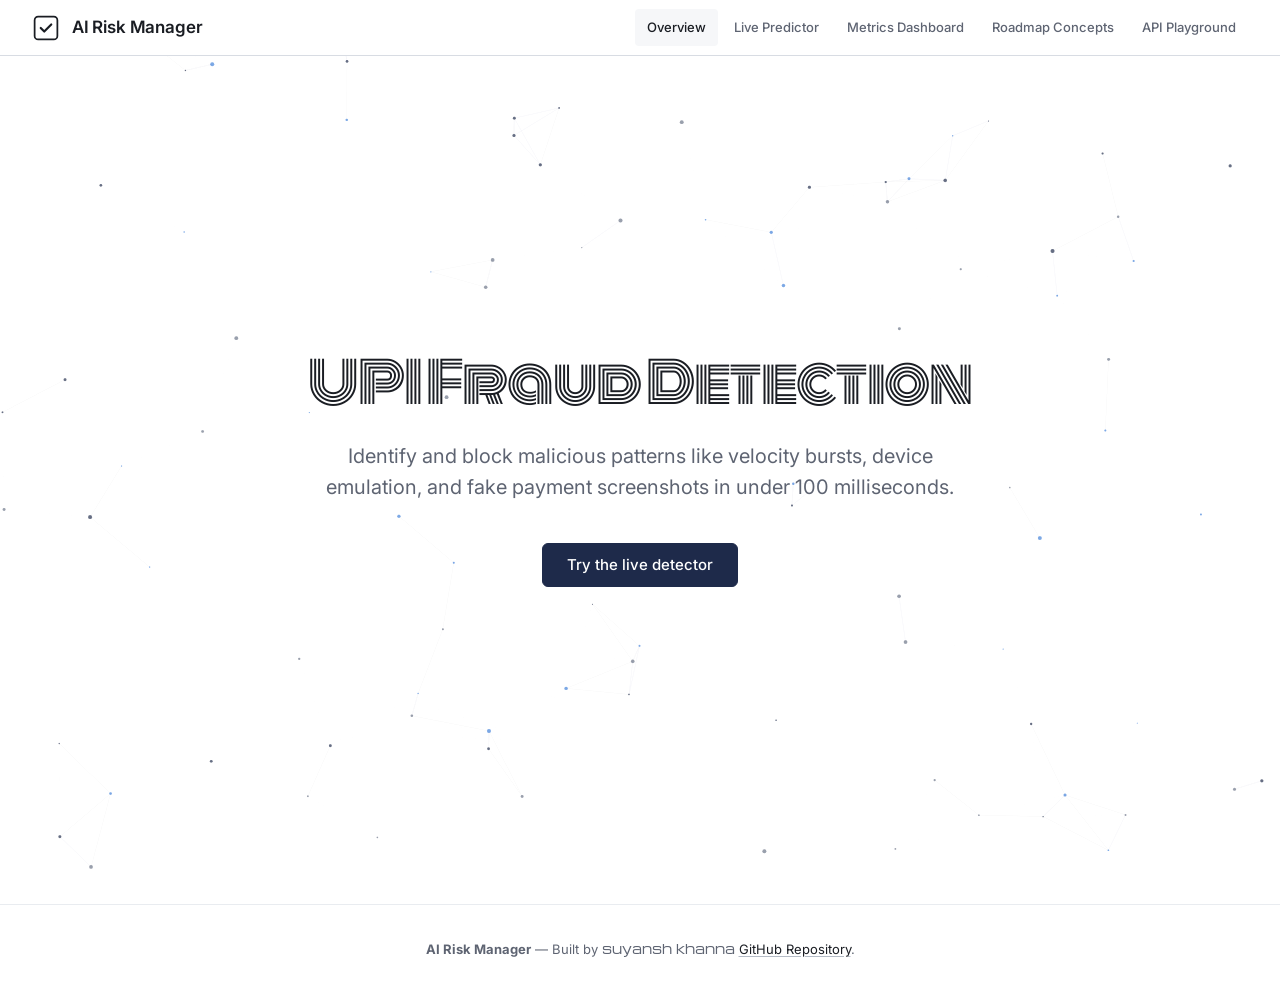
<file: frontend/dashboard/index.html>
<!DOCTYPE html>
<html lang="en">

<head>
  <meta charset="UTF-8">
  <meta name="viewport" content="width=device-width, initial-scale=1.0">
  <meta name="description" content="AI Risk Manager — Real-time UPI fraud detection for merchants">
  <title>AI Risk Manager</title>
  <link rel="preconnect" href="https://fonts.googleapis.com">
  <link rel="preconnect" href="https://fonts.gstatic.com" crossorigin>
  <link
    href="https://fonts.googleapis.com/css2?family=Inter:wght@400;500;600;700&family=JetBrains+Mono:wght@400;500&display=swap"
    rel="stylesheet">
  <link rel="stylesheet" href="tokens.css">
  <link rel="icon"
    href="data:image/svg+xml,<svg xmlns='http://www.w3.org/2000/svg' viewBox='0 0 32 32'><rect x='3' y='3' width='26' height='26' rx='4' fill='%231e2a4a'/><path d='M10 16l4 4 8-8' stroke='white' stroke-width='2.5' stroke-linecap='round' stroke-linejoin='round' fill='none'/></svg>">
  <style>
    /* Hero layout */
    #ambient-canvas {
      position: fixed;
      top: 0;
      left: 0;
      width: 100%;
      height: 100%;
      z-index: 0;
      pointer-events: none;
    }

    .hero-section {
      position: relative;
      z-index: 10;
      min-height: calc(100vh - var(--disclaimer-height) - var(--nav-height) - 100px);
      display: flex;
      flex-direction: column;
      align-items: center;
      justify-content: center;
      text-align: center;
      padding: var(--sp-8) 0;
    }

    .hero-headline {
      font-size: clamp(var(--text-2xl), 6vw, 3.5rem);
      line-height: var(--leading-tight);
      letter-spacing: -0.03em;
      margin-bottom: var(--sp-6);
      max-width: 900px;
    }

    .hero-description {
      font-size: var(--text-lg);
      color: var(--fg-muted);
      margin-bottom: var(--sp-10);
      max-width: 680px;
    }

    .hero-actions {
      display: flex;
      gap: var(--sp-4);
      justify-content: center;
      flex-wrap: wrap;
    }

    .hero-actions .btn {
      height: 44px;
      /* Slightly taller for hero CTA */
      padding: 0 var(--sp-6);
      font-size: var(--text-base);
    }
  </style>
</head>

<body>

  <!-- Navbar -->
  <nav class="navbar" role="navigation" aria-label="Main navigation">
    <a href="index.html" class="navbar__brand">
      <svg class="navbar__logo" viewBox="0 0 32 32" fill="none" aria-hidden="true">
        <rect x="3" y="3" width="26" height="26" rx="4" stroke="currentColor" stroke-width="2" />
        <path d="M10 16l4 4 8-8" stroke="currentColor" stroke-width="2.5" stroke-linecap="round"
          stroke-linejoin="round" />
      </svg>
      <span class="navbar__wordmark">AI Risk Manager</span>
    </a>

    <ul class="navbar__links">
      <li><a href="index.html" class="navbar__link" aria-current="page">Overview</a></li>
      <li><a href="predictor.html" class="navbar__link">Live Predictor</a></li>
      <li><a href="dashboard.html" class="navbar__link">Metrics Dashboard</a></li>
      <li><a href="concept.html" class="navbar__link">Roadmap Concepts</a></li>
      <li><a href="api-playground.html" class="navbar__link">API Playground</a></li>
    </ul>

    <button class="navbar__menu-btn" aria-label="Open menu" aria-expanded="false" aria-controls="mobile-menu">
      <svg viewBox="0 0 20 20" fill="currentColor" aria-hidden="true">
        <path fill-rule="evenodd"
          d="M2 4.75A.75.75 0 012.75 4h14.5a.75.75 0 010 1.5H2.75A.75.75 0 012 4.75zm0 5A.75.75 0 012.75 9h14.5a.75.75 0 010 1.5H2.75A.75.75 0 012 9.75zm0 5a.75.75 0 01.75-.75h14.5a.75.75 0 010 1.5H2.75a.75.75 0 01-.75-.75z" />
      </svg>
    </button>

    <ul class="navbar__mobile-menu" id="mobile-menu">
      <li><a href="index.html" class="navbar__link" aria-current="page">Overview</a></li>
      <li><a href="predictor.html" class="navbar__link">Live Predictor</a></li>
      <li><a href="dashboard.html" class="navbar__link">Metrics Dashboard</a></li>
      <li><a href="concept.html" class="navbar__link">Roadmap Concepts</a></li>
      <li><a href="api-playground.html" class="navbar__link">API Playground</a></li>
    </ul>
  </nav>

  <!-- Ambient Particle Canvas -->
  <canvas id="ambient-canvas"></canvas>

  <div class="page-shell">
    <main class="page-shell__main">
      <div class="container hero-section">
        <h1 class="hero-headline monoton-regular">UPI Fraud Detection</h1>
        <p class="hero-description">
          Identify and block malicious patterns like velocity bursts, device emulation, and fake payment screenshots in
          under 100 milliseconds.
        </p>
        <div class="hero-actions">
          <a href="predictor.html" class="btn btn--primary">Try the live detector</a>
        </div>
      </div>
    </main>

    <footer class="site-footer">
      <div class="container">
        <p><strong>AI Risk Manager</strong> &mdash; Built by <span class="michroma-regular">suyansh khanna</span> <a
            href="https://github.com/SuyanshKhanna/AI-Risk-Manager" target="_blank" rel="noopener noreferrer">GitHub
            Repository</a>.</p>
      </div>
    </footer>
  </div>

  <script src="shared.js"></script>
  <script src="particles.js"></script>
</body>

</html>
</file>
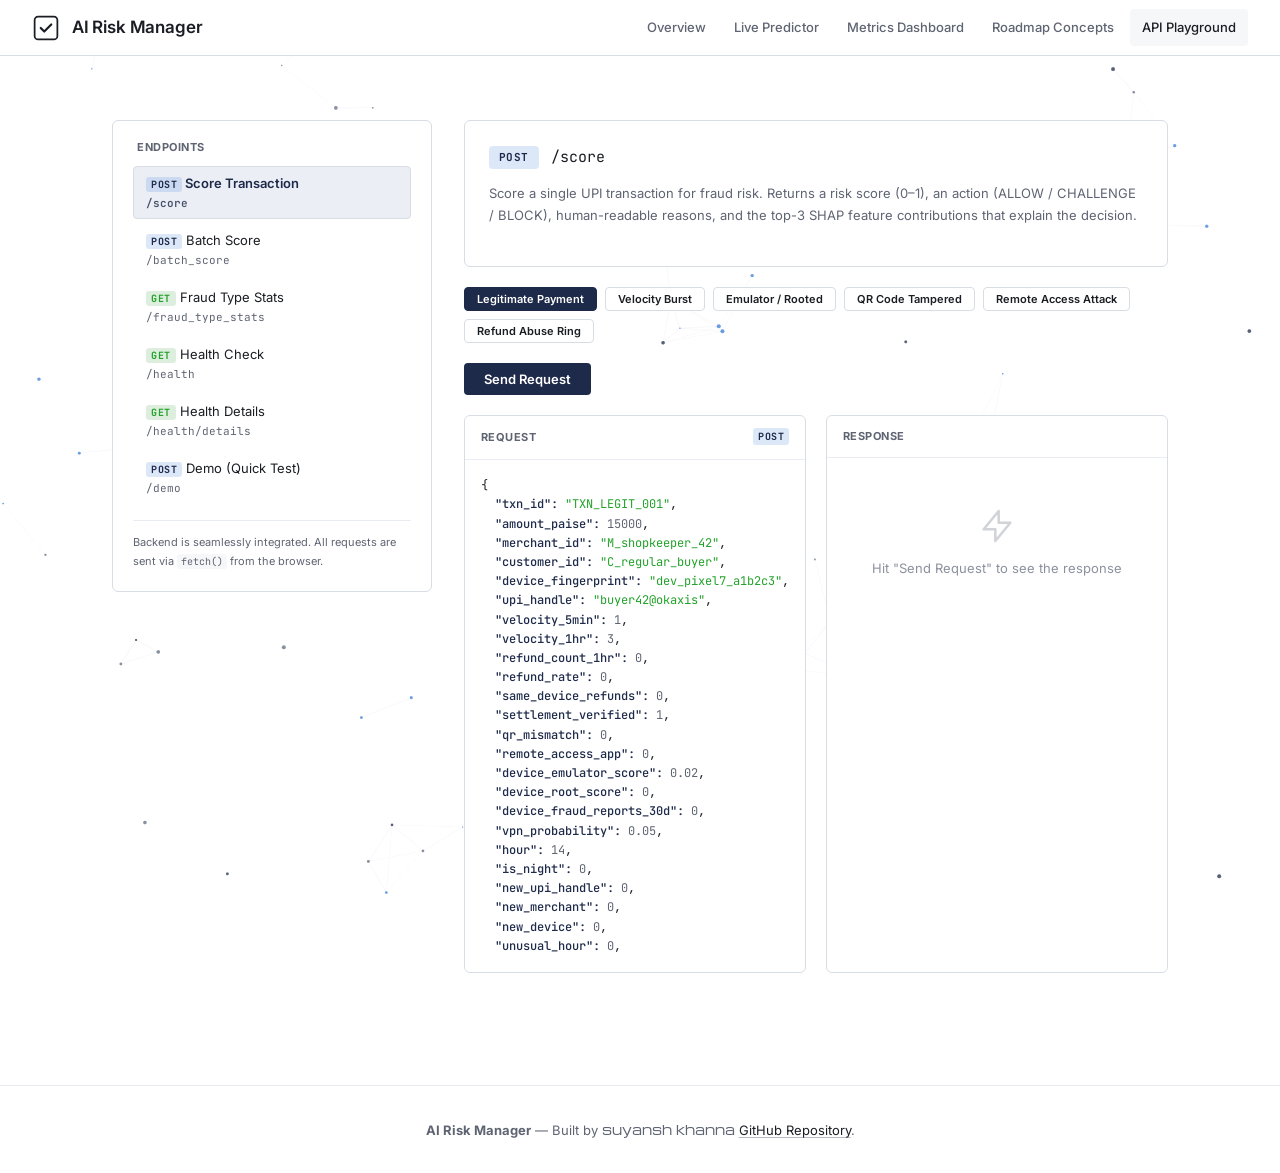
<file: frontend/dashboard/api-playground.html>
<!DOCTYPE html>
<html lang="en">

<head>
  <meta charset="UTF-8">
  <meta name="viewport" content="width=device-width, initial-scale=1.0">
  <meta name="description" content="AI Risk Manager — Interactive API Playground for UPI Fraud Detection endpoints">
  <title>API Playground — AI Risk Manager</title>
  <link rel="preconnect" href="https://fonts.googleapis.com">
  <link rel="preconnect" href="https://fonts.gstatic.com" crossorigin>
  <link
    href="https://fonts.googleapis.com/css2?family=Inter:wght@400;500;600;700&family=JetBrains+Mono:wght@400;500;600&display=swap"
    rel="stylesheet">
  <link rel="stylesheet" href="tokens.css">
  <link rel="icon"
    href="data:image/svg+xml,<svg xmlns='http://www.w3.org/2000/svg' viewBox='0 0 32 32'><rect x='3' y='3' width='26' height='26' rx='4' fill='%231e2a4a'/><path d='M10 16l4 4 8-8' stroke='white' stroke-width='2.5' stroke-linecap='round' stroke-linejoin='round' fill='none'/></svg>">
  <style>
    /* ── Layout ─────────────────────────────────────────────────── */
    .playground-layout {
      display: grid;
      grid-template-columns: 1fr;
      gap: var(--sp-6);
      align-items: start;
      margin-top: var(--sp-6);
      margin-bottom: var(--sp-12);
    }

    @media (min-width: 1100px) {
      .playground-layout {
        grid-template-columns: 320px 1fr;
        gap: var(--sp-8);
      }
    }

    /* ── Sidebar ────────────────────────────────────────────────── */
    .pg-sidebar {
      background: var(--surface-base);
      border: 1px solid var(--border-default);
      border-radius: var(--radius-md);
      padding: var(--sp-5);
    }

    @media (min-width: 1100px) {
      .pg-sidebar {
        position: sticky;
        top: calc(var(--nav-height) + var(--sp-4));
      }
    }

    .pg-sidebar-heading {
      font-size: var(--text-xs);
      font-weight: var(--weight-bold);
      color: var(--fg-muted);
      text-transform: uppercase;
      letter-spacing: 0.05em;
      margin-bottom: var(--sp-3);
      padding: 0 var(--sp-1);
    }

    .endpoint-list {
      list-style: none;
      padding: 0;
      margin: 0;
      display: flex;
      flex-direction: column;
      gap: var(--sp-1);
    }

    .endpoint-item button {
      width: 100%;
      text-align: left;
      background: transparent;
      border: 1px solid transparent;
      border-radius: var(--radius-sm);
      padding: var(--sp-2) var(--sp-3);
      font-family: var(--font-body);
      font-size: var(--text-sm);
      color: var(--fg-default);
      cursor: pointer;
      display: flex;
      flex-direction: column;
      gap: 2px;
      transition: background 0.15s ease, border-color 0.15s ease;
    }

    .endpoint-item button:hover {
      background: var(--surface-sunken);
    }

    .endpoint-item button.active {
      background: var(--accent-subtle-bg);
      border-color: var(--border-default);
      font-weight: var(--weight-semibold);
      color: var(--accent-default);
    }

    .endpoint-item button:focus-visible {
      outline: none;
      box-shadow: var(--focus-ring);
      border-color: var(--accent-default);
    }

    .endpoint-method {
      font-family: var(--font-data);
      font-size: 10px;
      font-weight: var(--weight-bold);
      letter-spacing: 0.05em;
      padding: 1px 5px;
      border-radius: 3px;
      display: inline-block;
      margin-bottom: 2px;
    }

    .method-get {
      background: rgba(34, 139, 34, 0.15);
      color: #22a22a;
    }

    .method-post {
      background: rgba(25, 103, 210, 0.15);
      color: var(--accent-default);
    }

    .endpoint-path {
      font-family: var(--font-data);
      font-size: var(--text-xs);
      color: var(--fg-muted);
    }

    .endpoint-item button.active .endpoint-path {
      color: var(--accent-default);
      opacity: 0.8;
    }

    .pg-sidebar-note {
      margin-top: var(--sp-4);
      padding-top: var(--sp-3);
      border-top: 1px solid var(--border-subtle);
      font-size: var(--text-xs);
      color: var(--fg-muted);
      line-height: var(--leading-relaxed);
    }

    .pg-sidebar-note code {
      font-family: var(--font-data);
      font-size: 10px;
      background: var(--surface-sunken);
      padding: 1px 4px;
      border-radius: 3px;
    }

    /* ── Main pane ──────────────────────────────────────────────── */
    .pg-main {
      min-width: 0;
    }

    /* Endpoint header card */
    .ep-header {
      background: var(--surface-base);
      border: 1px solid var(--border-default);
      border-radius: var(--radius-md);
      padding: var(--sp-6);
      margin-bottom: var(--sp-5);
    }

    .ep-method-badge {
      font-family: var(--font-data);
      font-size: var(--text-xs);
      font-weight: var(--weight-bold);
      letter-spacing: 0.04em;
      padding: 3px 10px;
      border-radius: var(--radius-sm);
      display: inline-block;
      margin-right: var(--sp-2);
      vertical-align: middle;
    }

    .ep-url {
      font-family: var(--font-data);
      font-size: var(--text-base);
      color: var(--fg-default);
      vertical-align: middle;
      word-break: break-all;
    }

    .ep-description {
      font-size: var(--text-sm);
      color: var(--fg-muted);
      line-height: var(--leading-relaxed);
      margin-top: var(--sp-3);
    }

    /* Scenario selector */
    .scenario-strip {
      display: flex;
      gap: var(--sp-2);
      flex-wrap: wrap;
      margin-bottom: var(--sp-5);
    }

    .scenario-btn {
      font-family: var(--font-body);
      font-size: var(--text-xs);
      font-weight: var(--weight-semibold);
      padding: var(--sp-1) var(--sp-3);
      border: 1px solid var(--border-default);
      border-radius: var(--radius-sm);
      background: var(--surface-base);
      color: var(--fg-default);
      cursor: pointer;
      transition: all 0.15s ease;
    }

    .scenario-btn:hover {
      border-color: var(--accent-default);
      color: var(--accent-default);
    }

    .scenario-btn.active {
      background: var(--accent-default);
      color: var(--fg-on-accent);
      border-color: var(--accent-default);
    }

    .scenario-btn:focus-visible {
      outline: none;
      box-shadow: var(--focus-ring);
    }

    /* Request / Response panels */
    .rr-grid {
      display: grid;
      grid-template-columns: 1fr;
      gap: var(--sp-5);
    }

    @media (min-width: 768px) {
      .rr-grid {
        grid-template-columns: 1fr 1fr;
      }
    }

    .rr-panel {
      background: var(--surface-base);
      border: 1px solid var(--border-default);
      border-radius: var(--radius-md);
      display: flex;
      flex-direction: column;
      min-width: 0;
    }

    .rr-panel-header {
      display: flex;
      align-items: center;
      justify-content: space-between;
      padding: var(--sp-3) var(--sp-4);
      border-bottom: 1px solid var(--border-subtle);
      font-size: var(--text-xs);
      font-weight: var(--weight-bold);
      color: var(--fg-muted);
      text-transform: uppercase;
      letter-spacing: 0.04em;
    }

    .rr-panel-body {
      padding: var(--sp-4);
      flex: 1;
      overflow: auto;
    }

    .code-block {
      font-family: var(--font-data);
      font-size: 12px;
      line-height: 1.6;
      color: var(--fg-default);
      white-space: pre-wrap;
      word-break: break-word;
      margin: 0;
      max-height: 480px;
      overflow-y: auto;
    }

    /* Send button */
    .send-bar {
      display: flex;
      align-items: center;
      gap: var(--sp-3);
      margin-bottom: var(--sp-5);
    }

    .btn-send {
      display: inline-flex;
      align-items: center;
      gap: var(--sp-2);
      font-family: var(--font-body);
      font-size: var(--text-sm);
      font-weight: var(--weight-semibold);
      padding: var(--sp-2) var(--sp-5);
      border: none;
      border-radius: var(--radius-sm);
      background: var(--accent-default);
      color: var(--fg-on-accent);
      cursor: pointer;
      transition: background 0.15s ease, transform 0.1s ease;
    }

    .btn-send:hover {
      background: var(--accent-hover);
    }

    .btn-send:active {
      transform: scale(0.98);
    }

    .btn-send:focus-visible {
      outline: none;
      box-shadow: var(--focus-ring);
    }

    .btn-send:disabled {
      opacity: 0.6;
      cursor: not-allowed;
    }

    .btn-send .spinner {
      display: none;
      width: 14px;
      height: 14px;
      border: 2px solid rgba(255, 255, 255, 0.3);
      border-top-color: white;
      border-radius: 50%;
      animation: spin 0.8s linear infinite;
    }

    .btn-send.loading .spinner {
      display: inline-block;
    }

    .btn-send.loading .btn-label {
      opacity: 0.7;
    }

    @keyframes spin {
      to { transform: rotate(360deg); }
    }

    .latency-tag {
      font-family: var(--font-data);
      font-size: var(--text-xs);
      color: var(--fg-muted);
    }

    /* Response status indicators */
    .response-status {
      font-family: var(--font-data);
      font-size: var(--text-xs);
      font-weight: var(--weight-bold);
      padding: 2px 8px;
      border-radius: 3px;
    }

    .status-200 {
      background: rgba(34, 139, 34, 0.12);
      color: #22a22a;
    }

    .status-error {
      background: rgba(210, 50, 50, 0.12);
      color: var(--status-danger-fg, #d23232);
    }

    /* Verdict card */
    .verdict-card {
      background: var(--surface-sunken);
      border: 1px solid var(--border-subtle);
      border-radius: var(--radius-md);
      padding: var(--sp-5);
      margin-top: var(--sp-5);
    }

    .verdict-row {
      display: flex;
      align-items: center;
      gap: var(--sp-4);
      margin-bottom: var(--sp-4);
    }

    .verdict-score {
      font-family: var(--font-data);
      font-size: var(--text-3xl);
      font-weight: var(--weight-bold);
      line-height: 1;
    }

    .verdict-score.safe { color: var(--status-safe-fg, #22a22a); }
    .verdict-score.warning { color: var(--status-warning-fg, #c48800); }
    .verdict-score.danger { color: var(--status-danger-fg, #d23232); }

    .verdict-action {
      font-family: var(--font-data);
      font-size: var(--text-sm);
      font-weight: var(--weight-bold);
      letter-spacing: 0.03em;
      padding: 4px 12px;
      border-radius: var(--radius-sm);
    }

    .action-allow {
      background: rgba(34, 139, 34, 0.12);
      color: #22a22a;
    }

    .action-challenge {
      background: rgba(196, 136, 0, 0.12);
      color: #c48800;
    }

    .action-block {
      background: rgba(210, 50, 50, 0.12);
      color: #d23232;
    }

    .verdict-reasons {
      list-style: none;
      padding: 0;
      margin: 0;
      display: flex;
      flex-direction: column;
      gap: var(--sp-1);
    }

    .verdict-reasons li {
      font-size: var(--text-xs);
      color: var(--fg-muted);
      line-height: var(--leading-normal);
      padding-left: var(--sp-3);
      position: relative;
    }

    .verdict-reasons li::before {
      content: '';
      position: absolute;
      left: 0;
      top: 6px;
      width: 5px;
      height: 5px;
      border-radius: 50%;
      background: var(--accent-default);
    }

    .shap-grid {
      display: grid;
      grid-template-columns: repeat(auto-fit, minmax(160px, 1fr));
      gap: var(--sp-2);
      margin-top: var(--sp-3);
    }

    .shap-item {
      font-family: var(--font-data);
      font-size: 11px;
      background: var(--surface-base);
      border: 1px solid var(--border-subtle);
      border-radius: var(--radius-sm);
      padding: var(--sp-2) var(--sp-3);
    }

    .shap-feature {
      color: var(--fg-default);
      font-weight: var(--weight-semibold);
    }

    .shap-value {
      color: var(--fg-muted);
    }

    /* Empty / waiting state */
    .response-placeholder {
      display: flex;
      flex-direction: column;
      align-items: center;
      justify-content: center;
      text-align: center;
      padding: var(--sp-8) var(--sp-4);
      color: var(--fg-subtle);
    }

    .response-placeholder svg {
      width: 40px;
      height: 40px;
      opacity: 0.4;
      margin-bottom: var(--sp-3);
    }

    .response-placeholder p {
      font-size: var(--text-sm);
      margin: 0;
    }

    /* Mobile stacking fixes */
    @media (max-width: 767px) {
      .rr-grid {
        grid-template-columns: 1fr;
      }
      .code-block {
        max-height: 300px;
      }
    }
  </style>
</head>

<body>

  <!-- Navbar -->
  <nav class="navbar" role="navigation" aria-label="Main navigation">
    <a href="index.html" class="navbar__brand">
      <svg class="navbar__logo" viewBox="0 0 32 32" fill="none" aria-hidden="true">
        <rect x="3" y="3" width="26" height="26" rx="4" stroke="currentColor" stroke-width="2" />
        <path d="M10 16l4 4 8-8" stroke="currentColor" stroke-width="2.5" stroke-linecap="round"
          stroke-linejoin="round" />
      </svg>
      <span class="navbar__wordmark">AI Risk Manager</span>
    </a>

    <ul class="navbar__links">
      <li><a href="index.html" class="navbar__link">Overview</a></li>
      <li><a href="predictor.html" class="navbar__link">Live Predictor</a></li>
      <li><a href="dashboard.html" class="navbar__link">Metrics Dashboard</a></li>
      <li><a href="concept.html" class="navbar__link">Roadmap Concepts</a></li>
      <li><a href="api-playground.html" class="navbar__link" aria-current="page">API Playground</a></li>
    </ul>

    <button class="navbar__menu-btn" aria-label="Open menu" aria-expanded="false" aria-controls="mobile-menu">
      <svg viewBox="0 0 20 20" fill="currentColor" aria-hidden="true">
        <path fill-rule="evenodd"
          d="M2 4.75A.75.75 0 012.75 4h14.5a.75.75 0 010 1.5H2.75A.75.75 0 012 4.75zm0 5A.75.75 0 012.75 9h14.5a.75.75 0 010 1.5H2.75A.75.75 0 012 9.75zm0 5a.75.75 0 01.75-.75h14.5a.75.75 0 010 1.5H2.75a.75.75 0 01-.75-.75z" />
      </svg>
    </button>

    <ul class="navbar__mobile-menu" id="mobile-menu">
      <li><a href="index.html" class="navbar__link">Overview</a></li>
      <li><a href="predictor.html" class="navbar__link">Live Predictor</a></li>
      <li><a href="dashboard.html" class="navbar__link">Metrics Dashboard</a></li>
      <li><a href="concept.html" class="navbar__link">Roadmap Concepts</a></li>
      <li><a href="api-playground.html" class="navbar__link" aria-current="page">API Playground</a></li>
    </ul>
  </nav>

  <!-- Ambient Particle Canvas -->
  <canvas id="ambient-canvas"></canvas>

  <div class="page-shell">
    <main class="page-shell__main">
      <div class="container">

        <div class="playground-layout">
          <!-- ── Sidebar: Endpoint List ──────────────────────── -->
          <aside class="pg-sidebar" aria-label="API Endpoints">
            <h2 class="pg-sidebar-heading">Endpoints</h2>
            <ul class="endpoint-list" id="endpoint-list">
              <!-- Populated by JS -->
            </ul>
            <div class="pg-sidebar-note">
              Backend is seamlessly integrated. All requests are sent via <code>fetch()</code> from the browser.
            </div>
          </aside>

          <!-- ── Main Panel ──────────────────────────────────── -->
          <div class="pg-main" id="pg-main">
            <!-- Dynamic content injected by JS -->
          </div>
        </div>

      </div>
    </main>

    <footer class="site-footer">
      <div class="container">
        <p><strong>AI Risk Manager</strong> &mdash; Built by <span class="michroma-regular">suyansh khanna</span> <a
            href="https://github.com/SuyanshKhanna/AI-Risk-Manager" target="_blank" rel="noopener noreferrer">GitHub
            Repository</a>.</p>
      </div>
    </footer>
  </div>

  <script src="shared.js"></script>
  <script src="particles.js"></script>
  <script>
    // ── Configuration ──────────────────────────────────────────
    const API_BASE = '';

    // ── Endpoint Definitions ───────────────────────────────────
    const ENDPOINTS = [
      {
        id: 'score',
        name: 'Score Transaction',
        method: 'POST',
        path: '/score',
        description: 'Score a single UPI transaction for fraud risk. Returns a risk score (0–1), an action (ALLOW / CHALLENGE / BLOCK), human-readable reasons, and the top-3 SHAP feature contributions that explain the decision.',
        scenarios: [
          {
            id: 'legit',
            label: 'Legitimate Payment',
            payload: {
              txn_id: "TXN_LEGIT_001",
              amount_paise: 15000,
              merchant_id: "M_shopkeeper_42",
              customer_id: "C_regular_buyer",
              device_fingerprint: "dev_pixel7_a1b2c3",
              upi_handle: "buyer42@okaxis",
              velocity_5min: 1,
              velocity_1hr: 3,
              refund_count_1hr: 0,
              refund_rate: 0.0,
              same_device_refunds: 0,
              settlement_verified: 1,
              qr_mismatch: 0,
              remote_access_app: 0,
              device_emulator_score: 0.02,
              device_root_score: 0.0,
              device_fraud_reports_30d: 0,
              vpn_probability: 0.05,
              hour: 14,
              is_night: 0,
              new_upi_handle: 0,
              new_merchant: 0,
              new_device: 0,
              unusual_hour: 0,
              session_duration_sec: 45
            }
          },
          {
            id: 'velocity',
            label: 'Velocity Burst',
            payload: {
              txn_id: "TXN_VELOCITY_001",
              amount_paise: 49900,
              merchant_id: "M_targeted_store",
              customer_id: "C_bot_network_7",
              device_fingerprint: "dev_automated_script",
              upi_handle: "throwaway777@ybl",
              velocity_5min: 18,
              velocity_1hr: 42,
              refund_count_1hr: 0,
              refund_rate: 0.0,
              same_device_refunds: 0,
              settlement_verified: 1,
              qr_mismatch: 0,
              remote_access_app: 0,
              device_emulator_score: 0.10,
              device_root_score: 0.0,
              device_fraud_reports_30d: 0,
              vpn_probability: 0.15,
              hour: 3,
              is_night: 1,
              new_upi_handle: 1,
              new_merchant: 0,
              new_device: 1,
              unusual_hour: 1,
              session_duration_sec: 2,
              merchant_id_txn_count_5min: 18,
              merchant_id_txn_count_1hr: 42
            }
          },
          {
            id: 'emulator',
            label: 'Emulator / Rooted',
            payload: {
              txn_id: "TXN_EMULATOR_001",
              amount_paise: 75000,
              merchant_id: "M_electronics_hub",
              customer_id: "C_suspicious_99",
              device_fingerprint: "dev_genymotion_x86",
              upi_handle: "anon_pay@paytm",
              velocity_5min: 3,
              velocity_1hr: 8,
              refund_count_1hr: 0,
              refund_rate: 0.0,
              same_device_refunds: 0,
              settlement_verified: 0,
              qr_mismatch: 0,
              remote_access_app: 0,
              device_emulator_score: 0.92,
              device_root_score: 0.85,
              device_fraud_reports_30d: 2,
              vpn_probability: 0.60,
              hour: 2,
              is_night: 1,
              new_upi_handle: 1,
              new_merchant: 0,
              new_device: 1,
              unusual_hour: 1,
              session_duration_sec: 12
            }
          },
          {
            id: 'qr_tamper',
            label: 'QR Code Tampered',
            payload: {
              txn_id: "TXN_QR_001",
              amount_paise: 99000,
              merchant_id: "M_street_vendor_8",
              customer_id: "C_victim_buyer",
              device_fingerprint: "dev_realme_c55",
              upi_handle: "victim_user@upi",
              velocity_5min: 1,
              velocity_1hr: 1,
              refund_count_1hr: 0,
              refund_rate: 0.0,
              same_device_refunds: 0,
              settlement_verified: 0,
              qr_mismatch: 1,
              remote_access_app: 0,
              device_emulator_score: 0.05,
              device_root_score: 0.0,
              device_fraud_reports_30d: 0,
              vpn_probability: 0.0,
              hour: 11,
              is_night: 0,
              new_upi_handle: 0,
              new_merchant: 1,
              new_device: 0,
              unusual_hour: 0,
              session_duration_sec: 30
            }
          },
          {
            id: 'remote_access',
            label: 'Remote Access Attack',
            payload: {
              txn_id: "TXN_REMOTE_001",
              amount_paise: 500000,
              merchant_id: "M_insurance_co",
              customer_id: "C_elderly_victim",
              device_fingerprint: "dev_samsung_a12",
              upi_handle: "senior_citizen@sbi",
              velocity_5min: 1,
              velocity_1hr: 2,
              refund_count_1hr: 0,
              refund_rate: 0.0,
              same_device_refunds: 0,
              settlement_verified: 1,
              qr_mismatch: 0,
              remote_access_app: 1,
              device_emulator_score: 0.0,
              device_root_score: 0.0,
              device_fraud_reports_30d: 0,
              vpn_probability: 0.0,
              hour: 15,
              is_night: 0,
              new_upi_handle: 0,
              new_merchant: 1,
              new_device: 0,
              unusual_hour: 0,
              session_duration_sec: 600
            }
          },
          {
            id: 'refund_abuse',
            label: 'Refund Abuse Ring',
            payload: {
              txn_id: "TXN_REFUND_001",
              amount_paise: 30000,
              merchant_id: "M_colluding_shop",
              customer_id: "C_refund_farmer",
              device_fingerprint: "dev_shared_device_pool",
              upi_handle: "refund_guy@ybl",
              velocity_5min: 4,
              velocity_1hr: 15,
              refund_count_1hr: 9,
              refund_rate: 0.60,
              same_device_refunds: 5,
              settlement_verified: 1,
              qr_mismatch: 0,
              remote_access_app: 0,
              device_emulator_score: 0.0,
              device_root_score: 0.0,
              device_fraud_reports_30d: 3,
              vpn_probability: 0.10,
              hour: 22,
              is_night: 1,
              new_upi_handle: 0,
              new_merchant: 0,
              new_device: 0,
              unusual_hour: 1,
              session_duration_sec: 20
            }
          }
        ]
      },
      {
        id: 'batch',
        name: 'Batch Score',
        method: 'POST',
        path: '/batch_score',
        description: 'Score multiple transactions in a single API call. Useful for bulk processing or replaying historical data through the fraud detector. Each transaction in the batch is scored independently.',
        scenarios: [
          {
            id: 'batch_mix',
            label: 'Mixed Batch (3 txns)',
            payload: {
              transactions: [
                {
                  txn_id: "BATCH_001",
                  amount_paise: 12000,
                  merchant_id: "M_coffee_shop",
                  customer_id: "C_morning_regular",
                  device_fingerprint: "dev_iphone_14",
                  upi_handle: "coffee_lover@okicici",
                  velocity_5min: 1,
                  velocity_1hr: 2,
                  settlement_verified: 1,
                  hour: 9
                },
                {
                  txn_id: "BATCH_002",
                  amount_paise: 89000,
                  merchant_id: "M_jeweller_99",
                  customer_id: "C_new_account",
                  device_fingerprint: "dev_emulator_arm64",
                  upi_handle: "temp_handle@paytm",
                  velocity_5min: 11,
                  velocity_1hr: 30,
                  settlement_verified: 0,
                  device_emulator_score: 0.88,
                  vpn_probability: 0.75,
                  hour: 1,
                  is_night: 1,
                  new_upi_handle: 1,
                  new_device: 1
                },
                {
                  txn_id: "BATCH_003",
                  amount_paise: 25000,
                  merchant_id: "M_grocery_mart",
                  customer_id: "C_weekly_shopper",
                  device_fingerprint: "dev_pixel_6a",
                  upi_handle: "weekly_shop@okaxis",
                  velocity_5min: 1,
                  velocity_1hr: 1,
                  settlement_verified: 1,
                  hour: 18
                }
              ]
            }
          }
        ]
      },
      {
        id: 'fraud_types',
        name: 'Fraud Type Stats',
        method: 'GET',
        path: '/fraud_type_stats',
        description: 'Returns aggregate true-positive counts segmented by fraud type, computed from the held-out test set. Shows which fraud patterns the model catches and how many of each type were detected at the BLOCK threshold (0.70).',
        scenarios: [
          { id: 'default', label: 'Fetch Stats', payload: null }
        ]
      },
      {
        id: 'health',
        name: 'Health Check',
        method: 'GET',
        path: '/health',
        description: 'Liveness probe. Returns the service status, loaded model version, and validation metrics (precision, recall, F1, ROC-AUC). Used by container orchestrators and monitoring dashboards.',
        scenarios: [
          { id: 'default', label: 'Check Health', payload: null }
        ]
      },
      {
        id: 'health_details',
        name: 'Health Details',
        method: 'GET',
        path: '/health/details',
        description: 'Extended health information for debugging. Includes model version, feature count, decision thresholds (challenge / block), file-system checks, environment flags (API key, rate limiting), and uptime.',
        scenarios: [
          { id: 'default', label: 'Fetch Details', payload: null }
        ]
      },
      {
        id: 'demo',
        name: 'Demo (Quick Test)',
        method: 'POST',
        path: '/demo',
        description: 'Built-in demo endpoint that scores two hardcoded sample transactions — one legitimate, one fraudulent — and returns the results. Useful for a one-click smoke test of the entire pipeline.',
        scenarios: [
          { id: 'default', label: 'Run Demo', payload: null }
        ]
      }
    ];

    // ── State ──────────────────────────────────────────────────
    let currentEndpoint = ENDPOINTS[0];
    let currentScenario = ENDPOINTS[0].scenarios[0];
    let lastResponse = null;
    let lastLatency = null;
    let lastStatus = null;

    // ── Render Sidebar ─────────────────────────────────────────
    function renderSidebar() {
      const list = document.getElementById('endpoint-list');
      list.innerHTML = ENDPOINTS.map(ep => `
        <li class="endpoint-item">
          <button id="ep-btn-${ep.id}" onclick="selectEndpoint('${ep.id}')" class="${ep.id === currentEndpoint.id ? 'active' : ''}">
            <span>
              <span class="endpoint-method ${ep.method === 'GET' ? 'method-get' : 'method-post'}">${ep.method}</span>
              ${ep.name}
            </span>
            <span class="endpoint-path">${ep.path}</span>
          </button>
        </li>
      `).join('');
    }

    // ── Select Endpoint ────────────────────────────────────────
    function selectEndpoint(id) {
      currentEndpoint = ENDPOINTS.find(e => e.id === id);
      currentScenario = currentEndpoint.scenarios[0];
      lastResponse = null;
      lastLatency = null;
      lastStatus = null;
      renderSidebar();
      renderMain();
    }

    // ── Select Scenario ────────────────────────────────────────
    function selectScenario(scenarioId) {
      currentScenario = currentEndpoint.scenarios.find(s => s.id === scenarioId);
      renderMain();
    }

    // ── Render Main Panel ──────────────────────────────────────
    function renderMain() {
      const main = document.getElementById('pg-main');
      const methodClass = currentEndpoint.method === 'GET' ? 'method-get' : 'method-post';

      let scenarioHTML = '';
      if (currentEndpoint.scenarios.length > 1) {
        scenarioHTML = `
          <div class="scenario-strip">
            ${currentEndpoint.scenarios.map(s => `
              <button class="scenario-btn ${s.id === currentScenario.id ? 'active' : ''}" onclick="selectScenario('${s.id}')">${s.label}</button>
            `).join('')}
          </div>
        `;
      }

      const payloadJSON = currentScenario.payload
        ? JSON.stringify(currentScenario.payload, null, 2)
        : '// No request body (GET request)';

      const responseHTML = lastResponse
        ? `<pre class="code-block">${syntaxHighlight(JSON.stringify(lastResponse, null, 2))}</pre>`
        : `<div class="response-placeholder">
             <svg viewBox="0 0 24 24" fill="none" stroke="currentColor" stroke-width="1.5">
               <path d="M13 10V3L4 14h7v7l9-11h-7z" stroke-linecap="round" stroke-linejoin="round"/>
             </svg>
             <p>Hit "Send Request" to see the response</p>
           </div>`;

      const statusHTML = lastStatus
        ? `<span class="response-status ${lastStatus >= 200 && lastStatus < 300 ? 'status-200' : 'status-error'}">${lastStatus}</span>`
        : '';

      const latencyHTML = lastLatency
        ? `<span class="latency-tag">${lastLatency}ms</span>`
        : '';

      // Build verdict card for /score responses
      let verdictHTML = '';
      if (lastResponse && currentEndpoint.id === 'score' && lastResponse.score !== undefined) {
        verdictHTML = buildVerdictCard(lastResponse);
      }
      if (lastResponse && currentEndpoint.id === 'batch' && lastResponse.results) {
        verdictHTML = lastResponse.results.map(r => buildVerdictCard(r)).join('');
      }
      if (lastResponse && currentEndpoint.id === 'demo' && lastResponse.demo_transactions) {
        verdictHTML = lastResponse.demo_transactions.map(r => buildVerdictCard(r)).join('');
      }

      main.innerHTML = `
        <div class="ep-header">
          <div>
            <span class="ep-method-badge ${methodClass}">${currentEndpoint.method}</span>
            <span class="ep-url">${API_BASE}${currentEndpoint.path}</span>
          </div>
          <p class="ep-description">${currentEndpoint.description}</p>
        </div>

        ${scenarioHTML}

        <div class="send-bar">
          <button class="btn-send" id="btn-send" onclick="sendRequest()">
            <span class="spinner"></span>
            <span class="btn-label">Send Request</span>
          </button>
          ${latencyHTML}
        </div>

        <div class="rr-grid">
          <div class="rr-panel">
            <div class="rr-panel-header">
              <span>Request</span>
              <span class="endpoint-method ${methodClass}">${currentEndpoint.method}</span>
            </div>
            <div class="rr-panel-body">
              <pre class="code-block">${syntaxHighlight(payloadJSON)}</pre>
            </div>
          </div>

          <div class="rr-panel">
            <div class="rr-panel-header">
              <span>Response</span>
              ${statusHTML}
            </div>
            <div class="rr-panel-body" id="response-body">
              ${responseHTML}
            </div>
          </div>
        </div>

        ${verdictHTML}
      `;
    }

    // ── Build Verdict Card ─────────────────────────────────────
    function buildVerdictCard(data) {
      const score = data.score;
      const action = data.action;
      const reasons = data.reasons || [];
      const shap = data.shap_top3 || [];
      const txnId = data.txn_id || '';
      const txnType = data.type || '';

      let scoreClass = 'safe';
      if (score >= 0.7) scoreClass = 'danger';
      else if (score >= 0.3) scoreClass = 'warning';

      let actionClass = 'action-allow';
      if (action === 'BLOCK') actionClass = 'action-block';
      else if (action === 'CHALLENGE') actionClass = 'action-challenge';

      let reasonsHTML = '';
      if (reasons.length > 0) {
        reasonsHTML = `
          <ul class="verdict-reasons">
            ${reasons.map(r => `<li>${escapeHTML(r)}</li>`).join('')}
          </ul>
        `;
      }

      let shapHTML = '';
      if (shap.length > 0) {
        shapHTML = `
          <div style="margin-top: var(--sp-3);">
            <div style="font-size: var(--text-xs); font-weight: var(--weight-bold); color: var(--fg-muted); margin-bottom: var(--sp-2); text-transform: uppercase; letter-spacing: 0.04em;">Top SHAP Contributors</div>
            <div class="shap-grid">
              ${shap.map(s => `
                <div class="shap-item">
                  <span class="shap-feature">${escapeHTML(s.feature || s.name || Object.keys(s)[0])}</span><br>
                  <span class="shap-value">${typeof s.shap_value === 'number' ? s.shap_value.toFixed(4) : (s.value || s[Object.keys(s)[0]])}</span>
                </div>
              `).join('')}
            </div>
          </div>
        `;
      }

      return `
        <div class="verdict-card">
          <div style="font-size: var(--text-xs); color: var(--fg-muted); margin-bottom: var(--sp-2); font-family: var(--font-data);">
            ${txnId ? escapeHTML(txnId) : ''}${txnType ? ' — ' + escapeHTML(txnType) : ''}
          </div>
          <div class="verdict-row">
            <span class="verdict-score ${scoreClass}">${(score * 100).toFixed(1)}%</span>
            <span class="verdict-action ${actionClass}">${escapeHTML(action)}</span>
          </div>
          ${reasonsHTML}
          ${shapHTML}
        </div>
      `;
    }

    // ── Send Request ───────────────────────────────────────────
    async function sendRequest() {
      const btn = document.getElementById('btn-send');
      btn.classList.add('loading');
      btn.disabled = true;

      const start = performance.now();

      try {
        const opts = { method: currentEndpoint.method, headers: {} };

        if (currentEndpoint.method === 'POST' && currentScenario.payload) {
          opts.headers['Content-Type'] = 'application/json';
          opts.body = JSON.stringify(currentScenario.payload);
        }

        const res = await fetch(`${API_BASE}${currentEndpoint.path}`, opts);
        lastLatency = Math.round(performance.now() - start);
        lastStatus = res.status;
        lastResponse = await res.json();
      } catch (err) {
        lastLatency = Math.round(performance.now() - start);
        lastStatus = 0;
        lastResponse = {
          error: 'Network Error',
          detail: `Could not reach ${API_BASE}. Make sure the backend is running: python -m services.upi_fraud_detector.serve`,
          message: err.message
        };
      }

      btn.classList.remove('loading');
      btn.disabled = false;
      renderMain();
    }

    // ── Syntax Highlighting (minimal) ──────────────────────────
    function syntaxHighlight(json) {
      if (!json) return '';
      json = escapeHTML(json);
      return json.replace(
        /("(\\u[a-zA-Z0-9]{4}|\\[^u]|[^\\"])*"(\s*:)?|\b(true|false|null)\b|-?\d+(?:\.\d*)?(?:[eE][+\-]?\d+)?)/g,
        function (match) {
          let cls = 'color: var(--fg-muted);'; // number
          if (/^"/.test(match)) {
            if (/:$/.test(match)) {
              cls = 'color: var(--accent-default); font-weight: 500;'; // key
            } else {
              cls = 'color: #22a22a;'; // string
            }
          } else if (/true|false/.test(match)) {
            cls = 'color: #c48800;'; // bool
          } else if (/null/.test(match)) {
            cls = 'color: var(--fg-subtle);'; // null
          }
          return `<span style="${cls}">${match}</span>`;
        }
      );
    }

    function escapeHTML(str) {
      const div = document.createElement('div');
      div.textContent = str;
      return div.innerHTML;
    }

    // ── Init ───────────────────────────────────────────────────
    renderSidebar();
    renderMain();
  </script>
</body>

</html>
</file>
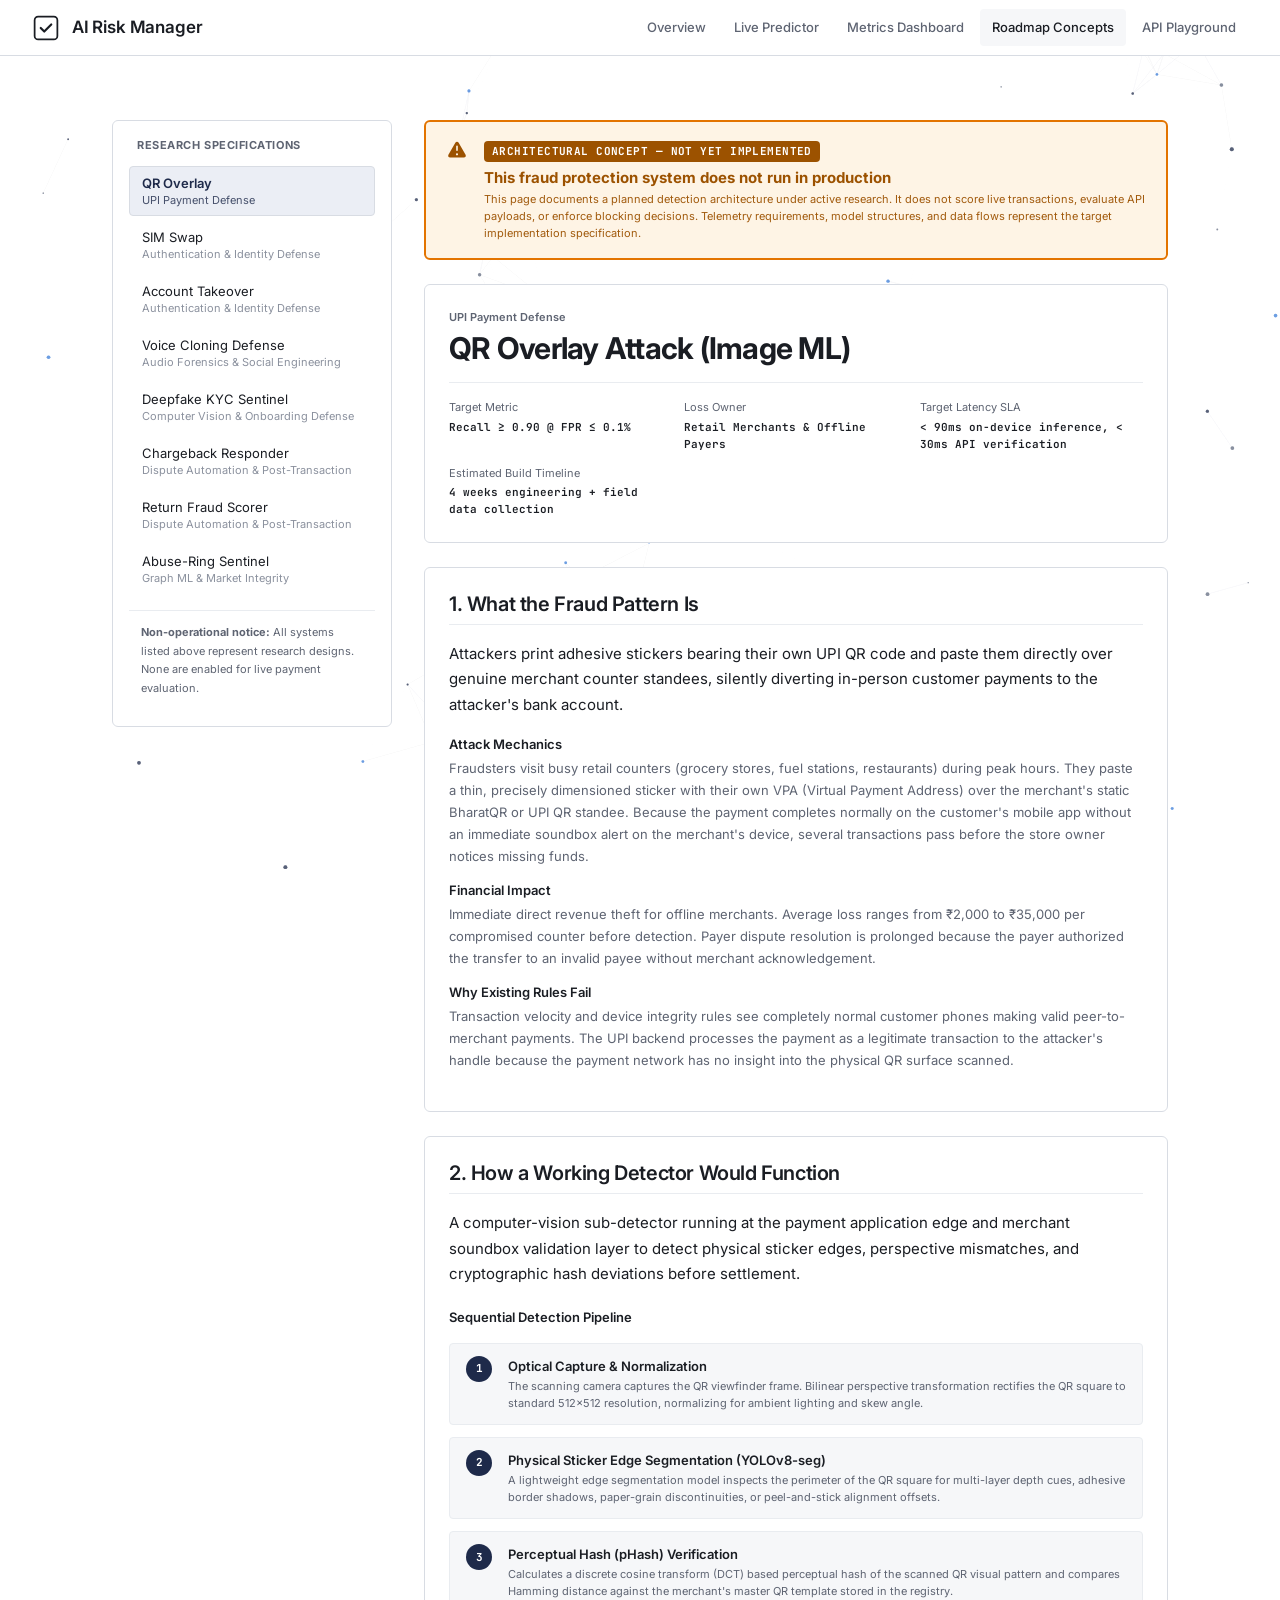
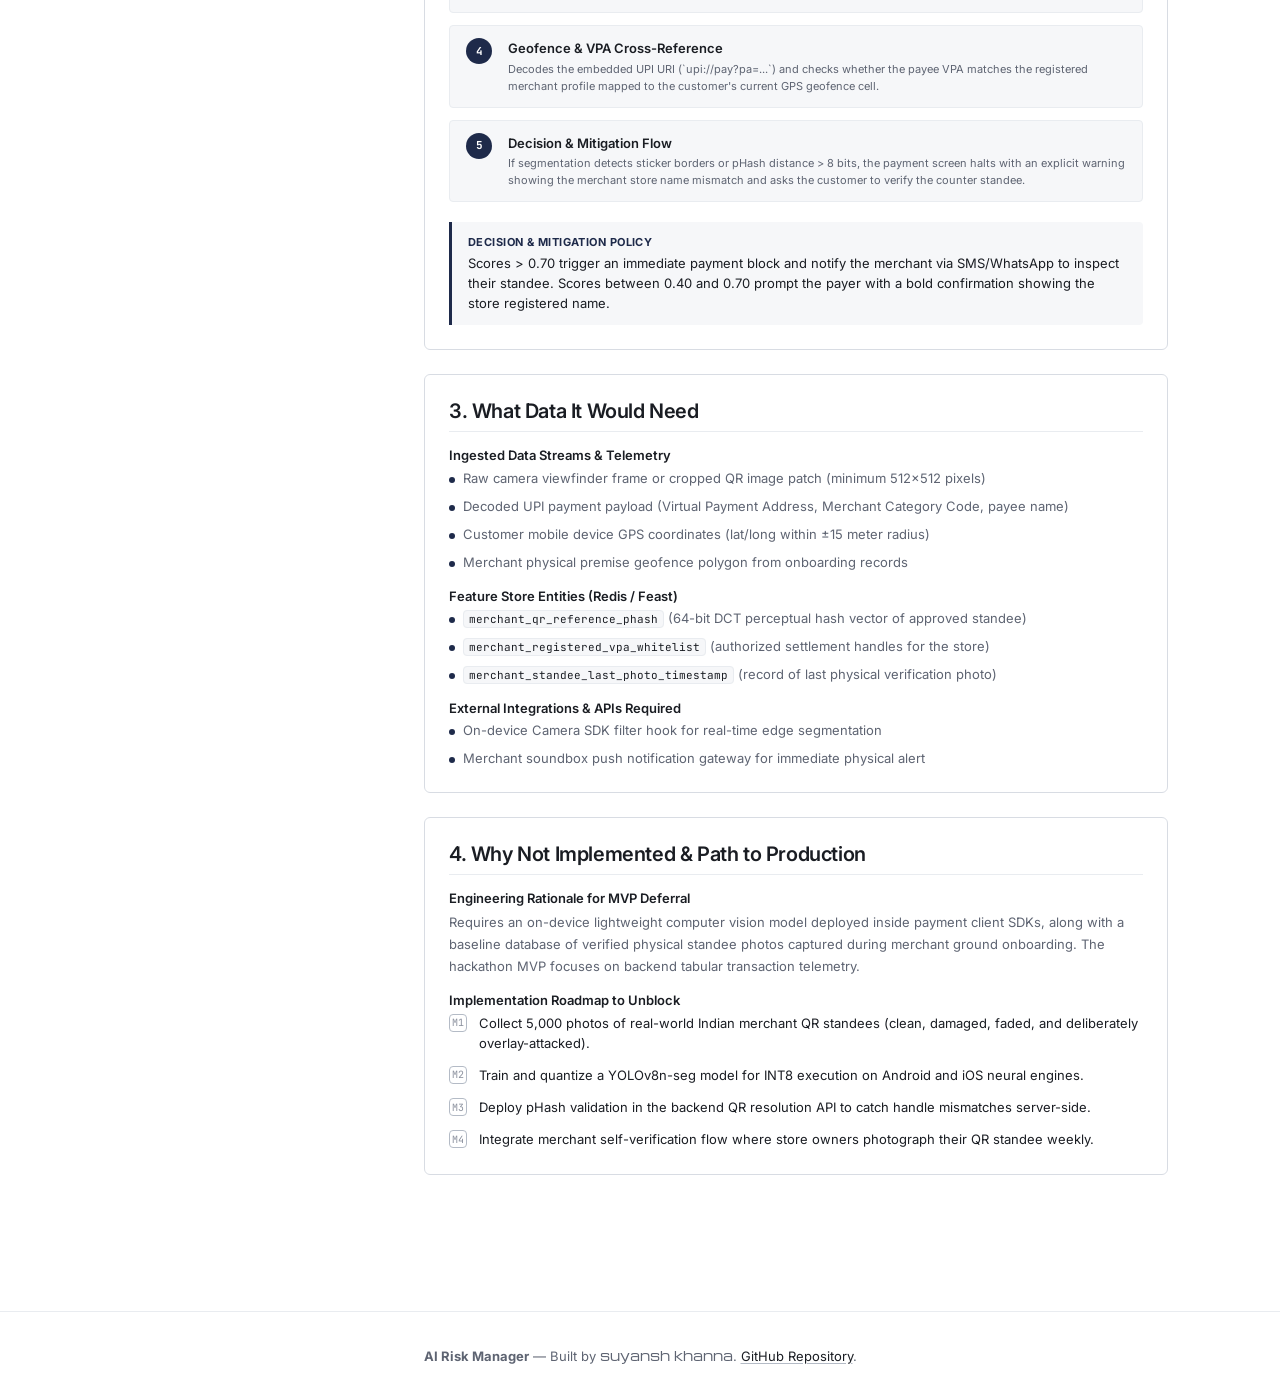
<file: frontend/dashboard/concept.html>
<!DOCTYPE html>
<html lang="en">

<head>
  <meta charset="UTF-8">
  <meta name="viewport" content="width=device-width, initial-scale=1.0">
  <meta name="description"
    content="AI Risk Manager — Not-Yet-Implemented Fraud Protection System Concept Specifications">
  <title>Fraud Protection Concepts — AI Risk Manager</title>
  <link rel="preconnect" href="https://fonts.googleapis.com">
  <link rel="preconnect" href="https://fonts.gstatic.com" crossorigin>
  <link
    href="https://fonts.googleapis.com/css2?family=Inter:wght@400;500;600;700&family=JetBrains+Mono:wght@400;500;600&display=swap"
    rel="stylesheet">
  <link rel="stylesheet" href="tokens.css">
  <link rel="icon"
    href="data:image/svg+xml,<svg xmlns='http://www.w3.org/2000/svg' viewBox='0 0 32 32'><rect x='3' y='3' width='26' height='26' rx='4' fill='%231e2a4a'/><path d='M10 16l4 4 8-8' stroke='white' stroke-width='2.5' stroke-linecap='round' stroke-linejoin='round' fill='none'/></svg>">
  <style>
    /* Concept page layout */
    .concept-layout {
      display: grid;
      grid-template-columns: 1fr;
      gap: var(--sp-8);
      margin-top: var(--sp-6);
      margin-bottom: var(--sp-12);
    }

    @media (min-width: 960px) {
      .concept-layout {
        grid-template-columns: 280px 1fr;
        align-items: start;
      }
    }

    /* Concept switcher sidebar */
    .concept-sidebar {
      background: var(--surface-base);
      border: 1px solid var(--border-default);
      border-radius: var(--radius-md);
      padding: var(--sp-4);
      position: static;
    }

    @media (min-width: 960px) {
      .concept-sidebar {
        position: sticky;
        top: calc(var(--nav-height) + var(--disclaimer-height) + var(--sp-4));
      }
    }

    .sidebar-heading {
      font-size: var(--text-xs);
      font-weight: var(--weight-bold);
      color: var(--fg-muted);
      text-transform: uppercase;
      letter-spacing: 0.05em;
      margin-bottom: var(--sp-3);
      padding: 0 var(--sp-2);
    }

    .concept-nav-list {
      list-style: none;
      padding: 0;
      margin: 0;
      display: flex;
      flex-direction: column;
      gap: var(--sp-1);
    }

    .concept-nav-item button {
      width: 100%;
      text-align: left;
      background: transparent;
      border: 1px solid transparent;
      border-radius: var(--radius-sm);
      padding: var(--sp-2) var(--sp-3);
      font-family: var(--font-body);
      font-size: var(--text-sm);
      color: var(--fg-default);
      cursor: pointer;
      display: flex;
      flex-direction: column;
      gap: 2px;
      transition: background 0.1s ease, border-color 0.1s ease;
    }

    .concept-nav-item button:hover {
      background: var(--surface-sunken);
    }

    .concept-nav-item button.active {
      background: var(--accent-subtle-bg);
      border-color: var(--border-default);
      font-weight: var(--weight-semibold);
      color: var(--accent-default);
    }

    .concept-nav-item button:focus-visible {
      outline: none;
      box-shadow: var(--focus-ring);
      border-color: var(--accent-default);
    }

    .concept-nav-item .nav-category {
      font-size: var(--text-xs);
      color: var(--fg-subtle);
      font-weight: var(--weight-normal);
    }

    .concept-nav-item button.active .nav-category {
      color: var(--accent-default);
      opacity: 0.8;
    }

    .sidebar-footer-note {
      margin-top: var(--sp-4);
      padding: var(--sp-3);
      border-top: 1px solid var(--border-subtle);
      font-size: var(--text-xs);
      color: var(--fg-muted);
      line-height: var(--leading-relaxed);
    }

    /* Main concept content pane */
    .concept-main {
      min-width: 0;
    }

    /* MANDATORY NON-REMOVABLE CONCEPT BANNER */
    .concept-status-banner {
      background: var(--status-warning-bg);
      border: 2px solid var(--status-warning);
      border-radius: var(--radius-md);
      padding: var(--sp-4) var(--sp-5);
      margin-bottom: var(--sp-6);
      display: flex;
      gap: var(--sp-4);
      align-items: flex-start;
      user-select: none;
    }

    .concept-status-icon {
      flex-shrink: 0;
      width: 22px;
      height: 22px;
      color: var(--status-warning-fg);
      margin-top: 2px;
    }

    .concept-status-body {
      flex: 1;
    }

    .concept-status-badge {
      display: inline-block;
      background: var(--status-warning-fg);
      color: #ffffff;
      font-family: var(--font-data);
      font-size: var(--text-xs);
      font-weight: var(--weight-bold);
      letter-spacing: 0.04em;
      padding: 2px 8px;
      border-radius: var(--radius-sm);
      margin-bottom: var(--sp-1);
    }

    .concept-status-title {
      font-size: var(--text-base);
      font-weight: var(--weight-bold);
      color: var(--status-warning-fg);
      margin-bottom: 2px;
    }

    .concept-status-desc {
      font-size: var(--text-xs);
      color: var(--status-warning-fg);
      line-height: var(--leading-normal);
      opacity: 0.95;
    }

    /* Header block */
    .concept-header {
      background: var(--surface-base);
      border: 1px solid var(--border-default);
      border-radius: var(--radius-md);
      padding: var(--sp-6);
      margin-bottom: var(--sp-6);
    }

    .concept-category-tag {
      font-size: var(--text-xs);
      font-weight: var(--weight-semibold);
      color: var(--fg-muted);
      margin-bottom: var(--sp-1);
      display: block;
    }

    .concept-title {
      font-size: clamp(var(--text-xl), 3vw, var(--text-2xl));
      font-weight: var(--weight-bold);
      color: var(--fg-default);
      line-height: var(--leading-tight);
      margin-bottom: var(--sp-4);
    }

    /* Meta metrics strip */
    .concept-meta-grid {
      display: grid;
      grid-template-columns: repeat(auto-fit, minmax(180px, 1fr));
      gap: var(--sp-3);
      padding-top: var(--sp-4);
      border-top: 1px solid var(--border-subtle);
    }

    .meta-box {
      display: flex;
      flex-direction: column;
      gap: 2px;
    }

    .meta-lbl {
      font-size: var(--text-xs);
      color: var(--fg-muted);
    }

    .meta-val {
      font-family: var(--font-data);
      font-size: var(--text-xs);
      font-weight: var(--weight-semibold);
      color: var(--fg-default);
      word-break: break-word;
    }

    /* Content sections */
    .spec-section {
      background: var(--surface-base);
      border: 1px solid var(--border-default);
      border-radius: var(--radius-md);
      padding: var(--sp-6);
      margin-bottom: var(--sp-6);
    }

    .spec-section-title {
      font-size: var(--text-lg);
      font-weight: var(--weight-semibold);
      color: var(--fg-default);
      margin-bottom: var(--sp-4);
      padding-bottom: var(--sp-2);
      border-bottom: 1px solid var(--border-subtle);
    }

    .spec-lead {
      font-size: var(--text-base);
      color: var(--fg-default);
      line-height: var(--leading-relaxed);
      margin-bottom: var(--sp-5);
    }

    /* Subsections */
    .spec-block {
      margin-bottom: var(--sp-4);
    }

    .spec-block:last-child {
      margin-bottom: 0;
    }

    .spec-block-title {
      font-size: var(--text-sm);
      font-weight: var(--weight-semibold);
      color: var(--fg-default);
      margin-bottom: var(--sp-1);
    }

    .spec-block-text {
      font-size: var(--text-sm);
      color: var(--fg-muted);
      line-height: var(--leading-relaxed);
    }

    /* Sequential pipeline steps */
    .pipeline-steps {
      display: flex;
      flex-direction: column;
      gap: var(--sp-3);
      margin-top: var(--sp-4);
      margin-bottom: var(--sp-5);
    }

    .pipeline-step {
      display: flex;
      gap: var(--sp-4);
      padding: var(--sp-3) var(--sp-4);
      background: var(--surface-sunken);
      border: 1px solid var(--border-subtle);
      border-radius: var(--radius-sm);
    }

    .step-badge {
      flex-shrink: 0;
      width: 26px;
      height: 26px;
      background: var(--accent-default);
      color: var(--fg-on-accent);
      font-family: var(--font-data);
      font-size: var(--text-xs);
      font-weight: var(--weight-bold);
      border-radius: 50%;
      display: flex;
      align-items: center;
      justify-content: center;
      line-height: 1;
    }

    .step-content {
      flex: 1;
    }

    .step-name {
      font-size: var(--text-sm);
      font-weight: var(--weight-semibold);
      color: var(--fg-default);
      margin-bottom: 2px;
    }

    .step-desc {
      font-size: var(--text-xs);
      color: var(--fg-muted);
      line-height: var(--leading-normal);
    }

    /* Policy & SLA boxes */
    .policy-box {
      background: var(--surface-sunken);
      border-left: 3px solid var(--accent-default);
      padding: var(--sp-3) var(--sp-4);
      border-radius: 0 var(--radius-sm) var(--radius-sm) 0;
      margin-top: var(--sp-4);
    }

    .policy-box-title {
      font-size: var(--text-xs);
      font-weight: var(--weight-bold);
      color: var(--accent-default);
      margin-bottom: 2px;
      text-transform: uppercase;
      letter-spacing: 0.04em;
    }

    .policy-box-desc {
      font-size: var(--text-sm);
      color: var(--fg-default);
      line-height: var(--leading-normal);
    }

    /* Data items list */
    .data-list {
      list-style: none;
      padding: 0;
      margin: 0;
      display: flex;
      flex-direction: column;
      gap: var(--sp-2);
    }

    .data-item {
      display: flex;
      align-items: baseline;
      gap: var(--sp-2);
      font-size: var(--text-sm);
      color: var(--fg-muted);
      line-height: var(--leading-normal);
    }

    .data-item-bullet {
      width: 6px;
      height: 6px;
      background: var(--accent-default);
      border-radius: 50%;
      flex-shrink: 0;
      margin-top: 6px;
    }

    .code-tag {
      font-family: var(--font-data);
      font-size: var(--text-xs);
      background: var(--surface-sunken);
      border: 1px solid var(--border-subtle);
      padding: 1px 5px;
      border-radius: var(--radius-sm);
      color: var(--fg-default);
    }

    /* Roadmap checklist */
    .roadmap-list {
      list-style: none;
      padding: 0;
      margin: 0;
      display: flex;
      flex-direction: column;
      gap: var(--sp-3);
    }

    .roadmap-item {
      display: flex;
      gap: var(--sp-3);
      align-items: flex-start;
      font-size: var(--text-sm);
      color: var(--fg-default);
      line-height: var(--leading-normal);
    }

    .roadmap-bullet {
      flex-shrink: 0;
      width: 18px;
      height: 18px;
      border: 1px solid var(--border-strong);
      border-radius: var(--radius-sm);
      display: flex;
      align-items: center;
      justify-content: center;
      font-family: var(--font-data);
      font-size: 10px;
      color: var(--fg-subtle);
      margin-top: 1px;
    }
  </style>
</head>

<body>

  <!-- Navbar -->
  <nav class="navbar" role="navigation" aria-label="Main navigation">
    <a href="index.html" class="navbar__brand">
      <svg class="navbar__logo" viewBox="0 0 32 32" fill="none" aria-hidden="true">
        <rect x="3" y="3" width="26" height="26" rx="4" stroke="currentColor" stroke-width="2" />
        <path d="M10 16l4 4 8-8" stroke="currentColor" stroke-width="2.5" stroke-linecap="round"
          stroke-linejoin="round" />
      </svg>
      <span class="navbar__wordmark">AI Risk Manager</span>
    </a>

    <ul class="navbar__links">
      <li><a href="index.html" class="navbar__link">Overview</a></li>
      <li><a href="predictor.html" class="navbar__link">Live Predictor</a></li>
      <li><a href="dashboard.html" class="navbar__link">Metrics Dashboard</a></li>
      <li><a href="concept.html" class="navbar__link" aria-current="page">Roadmap Concepts</a></li>
      <li><a href="api-playground.html" class="navbar__link">API Playground</a></li>
    </ul>

    <button class="navbar__menu-btn" aria-label="Open menu" aria-expanded="false" aria-controls="mobile-menu">
      <svg viewBox="0 0 20 20" fill="currentColor" aria-hidden="true">
        <path fill-rule="evenodd"
          d="M2 4.75A.75.75 0 012.75 4h14.5a.75.75 0 010 1.5H2.75A.75.75 0 012 4.75zm0 5A.75.75 0 012.75 9h14.5a.75.75 0 010 1.5H2.75A.75.75 0 012 9.75zm0 5a.75.75 0 01.75-.75h14.5a.75.75 0 010 1.5H2.75a.75.75 0 01-.75-.75z" />
      </svg>
    </button>

    <ul class="navbar__mobile-menu" id="mobile-menu">
      <li><a href="index.html" class="navbar__link">Overview</a></li>
      <li><a href="predictor.html" class="navbar__link">Live Predictor</a></li>
      <li><a href="dashboard.html" class="navbar__link">Metrics Dashboard</a></li>
      <li><a href="concept.html" class="navbar__link" aria-current="page">Roadmap Concepts</a></li>
      <li><a href="api-playground.html" class="navbar__link">API Playground</a></li>
    </ul>
  </nav>

  
  <!-- Ambient Particle Canvas -->
  <canvas id="ambient-canvas"></canvas>

  <div class="page-shell">
    <main class="page-shell__main">
      <div class="container">

        <div class="concept-layout">

          <!-- LEFT SIDEBAR: CONCEPT SELECTOR -->
          <aside class="concept-sidebar" aria-label="Fraud concepts selection">
            <div class="sidebar-heading">Research Specifications</div>
            <ul class="concept-nav-list" id="concept-nav-list">
              <!-- Dynamically populated from FRAUD_CONCEPTS -->
            </ul>

            <div class="sidebar-footer-note">
              <strong>Non-operational notice:</strong> All systems listed above represent research designs. None are
              enabled for live payment evaluation.
            </div>
          </aside>

          <!-- RIGHT COLUMN: UNIFIED REUSABLE CONCEPT TEMPLATE -->
          <div class="concept-main" id="concept-content-pane">

            <!-- 1. MANDATORY PERSISTENT CONCEPT BANNER -->
            <div class="concept-status-banner" role="alert" aria-live="polite">
              <svg class="concept-status-icon" viewBox="0 0 20 20" fill="currentColor" aria-hidden="true">
                <path fill-rule="evenodd"
                  d="M8.485 2.495c.673-1.167 2.357-1.167 3.03 0l6.28 10.875c.673 1.167-.17 2.625-1.516 2.625H3.72c-1.347 0-2.189-1.458-1.515-2.625L8.485 2.495zM10 5a.75.75 0 01.75.75v3.5a.75.75 0 01-1.5 0v-3.5A.75.75 0 0110 5zm0 9a1 1 0 100-2 1 1 0 000 2z"
                  clip-rule="evenodd" />
              </svg>
              <div class="concept-status-body">
                <div class="concept-status-badge">ARCHITECTURAL CONCEPT — NOT YET IMPLEMENTED</div>
                <div class="concept-status-title">This fraud protection system does not run in production</div>
                <div class="concept-status-desc">
                  This page documents a planned detection architecture under active research. It does not score live
                  transactions, evaluate API payloads, or enforce blocking decisions. Telemetry requirements, model
                  structures, and data flows represent the target implementation specification.
                </div>
              </div>
            </div>

            <!-- 2. CONCEPT HEADER BLOCK -->
            <header class="concept-header">
              <span class="concept-category-tag" id="c-category">Category</span>
              <h1 class="concept-title" id="c-title">Fraud Concept Title</h1>

              <div class="concept-meta-grid">
                <div class="meta-box">
                  <span class="meta-lbl">Target Metric</span>
                  <span class="meta-val" id="c-metric">—</span>
                </div>
                <div class="meta-box">
                  <span class="meta-lbl">Loss Owner</span>
                  <span class="meta-val" id="c-loss-owner">—</span>
                </div>
                <div class="meta-box">
                  <span class="meta-lbl">Target Latency SLA</span>
                  <span class="meta-val" id="c-latency">—</span>
                </div>
                <div class="meta-box">
                  <span class="meta-lbl">Estimated Build Timeline</span>
                  <span class="meta-val" id="c-timeline">—</span>
                </div>
              </div>
            </header>

            <!-- 3. FRAUD PATTERN -->
            <section class="spec-section">
              <h2 class="spec-section-title">1. What the Fraud Pattern Is</h2>
              <p class="spec-lead" id="c-pattern-summary">—</p>

              <div class="spec-block">
                <h3 class="spec-block-title">Attack Mechanics</h3>
                <p class="spec-block-text" id="c-pattern-mechanics">—</p>
              </div>

              <div class="spec-block">
                <h3 class="spec-block-title">Financial Impact</h3>
                <p class="spec-block-text" id="c-pattern-impact">—</p>
              </div>

              <div class="spec-block">
                <h3 class="spec-block-title">Why Existing Rules Fail</h3>
                <p class="spec-block-text" id="c-pattern-why-fail">—</p>
              </div>
            </section>

            <!-- 4. DETECTOR FUNCTION -->
            <section class="spec-section">
              <h2 class="spec-section-title">2. How a Working Detector Would Function</h2>
              <p class="spec-lead" id="c-detector-summary">—</p>

              <div class="spec-block-title">Sequential Detection Pipeline</div>
              <div class="pipeline-steps" id="c-pipeline-steps">
                <!-- Injected sequentially -->
              </div>

              <div class="policy-box">
                <div class="policy-box-title">Decision & Mitigation Policy</div>
                <div class="policy-box-desc" id="c-decision-policy">—</div>
              </div>
            </section>

            <!-- 5. REQUIRED DATA & TELEMETRY -->
            <section class="spec-section">
              <h2 class="spec-section-title">3. What Data It Would Need</h2>

              <div class="spec-block">
                <h3 class="spec-block-title">Ingested Data Streams & Telemetry</h3>
                <ul class="data-list" id="c-data-streams"></ul>
              </div>

              <div class="spec-block" style="margin-top: var(--sp-4);">
                <h3 class="spec-block-title">Feature Store Entities (Redis / Feast)</h3>
                <ul class="data-list" id="c-feature-entities"></ul>
              </div>

              <div class="spec-block" style="margin-top: var(--sp-4);">
                <h3 class="spec-block-title">External Integrations & APIs Required</h3>
                <ul class="data-list" id="c-integrations"></ul>
              </div>
            </section>

            <!-- 6. WHY NOT IMPLEMENTED & ROADMAP -->
            <section class="spec-section">
              <h2 class="spec-section-title">4. Why Not Implemented & Path to Production</h2>

              <div class="spec-block">
                <h3 class="spec-block-title">Engineering Rationale for MVP Deferral</h3>
                <p class="spec-block-text" id="c-why-unimplemented">—</p>
              </div>

              <div class="spec-block" style="margin-top: var(--sp-4);">
                <h3 class="spec-block-title">Implementation Roadmap to Unblock</h3>
                <ul class="roadmap-list" id="c-roadmap-list"></ul>
              </div>
            </section>

          </div>
        </div>

      </div>
    </main>

    <footer class="site-footer">
      <div class="container">
        <p><strong>AI Risk Manager</strong> &mdash; Built by <span class="michroma-regular">suyansh khanna</span>. <a
            href="https://github.com/SuyanshKhanna/AI-Risk-Manager" target="_blank" rel="noopener noreferrer">GitHub
            Repository</a>.</p>
      </div>
    </footer>
  </div>

  <script src="shared.js"></script>
  <script src="concept_data.js"></script>
  <script src="concept.js"></script>
  <script src="particles.js"></script>
</body>

</html>
</file>
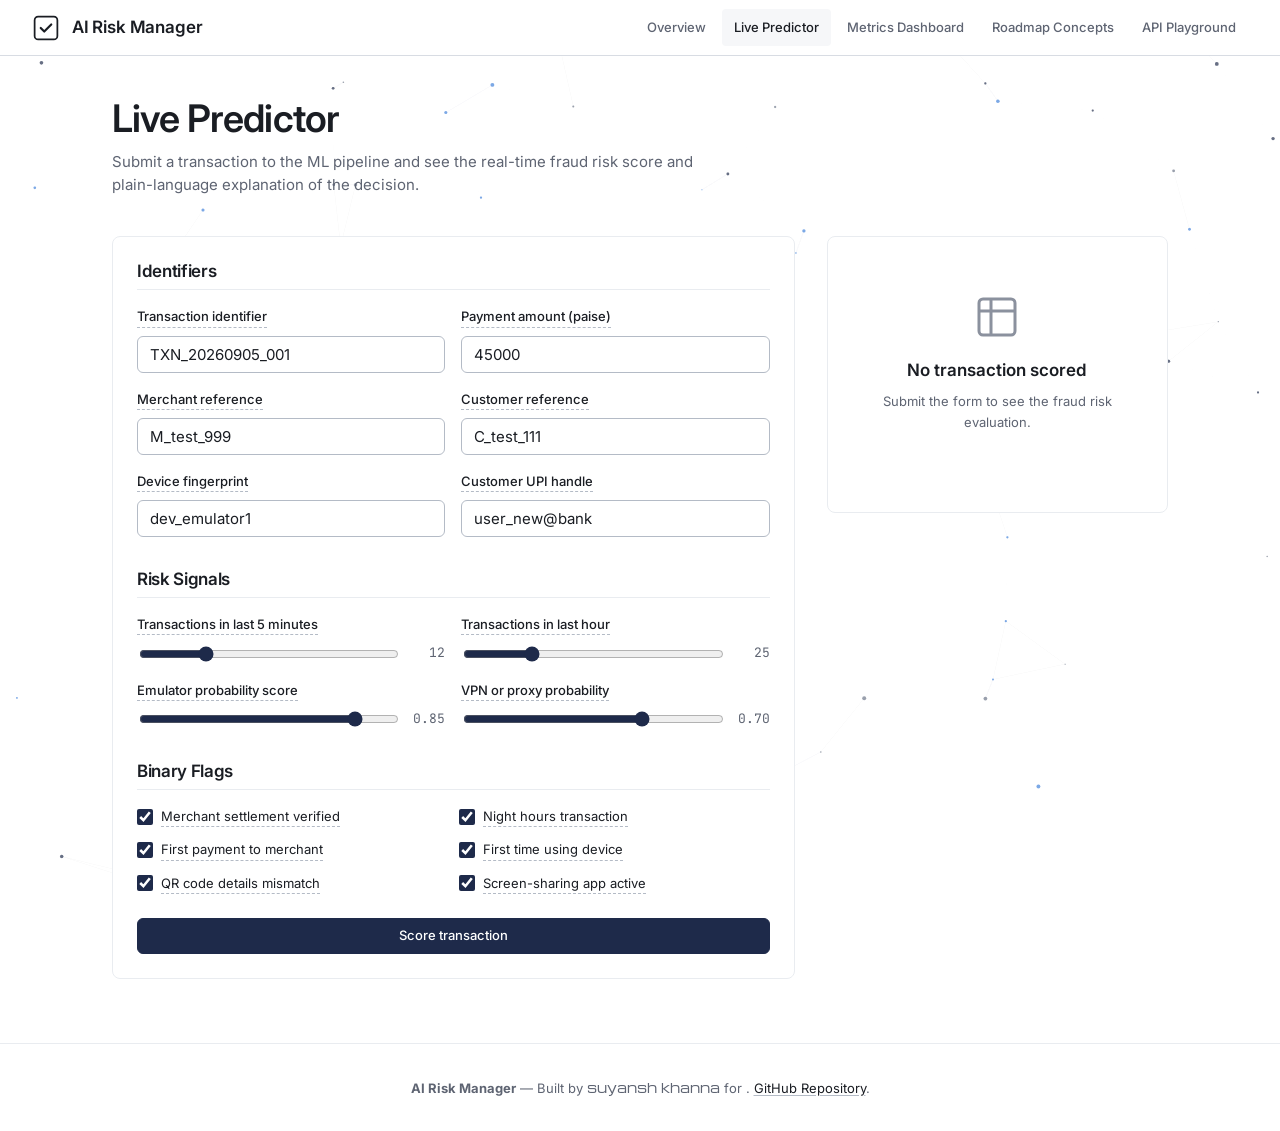
<file: frontend/dashboard/predictor.html>
<!DOCTYPE html>
<html lang="en">

<head>
  <meta charset="UTF-8">
  <meta name="viewport" content="width=device-width, initial-scale=1.0">
  <title>Live Predictor — AI Risk Manager</title>
  <link rel="preconnect" href="https://fonts.googleapis.com">
  <link rel="preconnect" href="https://fonts.gstatic.com" crossorigin>
  <link
    href="https://fonts.googleapis.com/css2?family=Inter:wght@400;500;600;700&family=JetBrains+Mono:wght@400;500&display=swap"
    rel="stylesheet">
  <link rel="stylesheet" href="tokens.css">
  <link rel="icon"
    href="data:image/svg+xml,<svg xmlns='http://www.w3.org/2000/svg' viewBox='0 0 32 32'><rect x='3' y='3' width='26' height='26' rx='4' fill='%231e2a4a'/><path d='M10 16l4 4 8-8' stroke='white' stroke-width='2.5' stroke-linecap='round' stroke-linejoin='round' fill='none'/></svg>">
  <style>
    .predictor-layout {
      display: grid;
      grid-template-columns: 1fr;
      gap: var(--sp-6);
      align-items: start;
    }

    @media (min-width: 1024px) {
      .predictor-layout {
        grid-template-columns: 2fr 1fr;
        gap: var(--sp-8);
      }

      .result-panel-sticky {
        position: sticky;
        top: calc(var(--disclaimer-height) + var(--nav-height) + var(--sp-8));
      }
    }

    .form-section-title {
      font-size: var(--text-md);
      font-weight: var(--weight-semibold);
      margin-bottom: var(--sp-4);
      padding-bottom: var(--sp-2);
      border-bottom: 1px solid var(--border-subtle);
    }

    .form-checkbox-group {
      display: grid;
      grid-template-columns: 1fr;
      gap: var(--sp-3);
    }

    @media (min-width: 640px) {
      .form-checkbox-group {
        grid-template-columns: 1fr 1fr;
      }
    }

    .result-score {
      font-size: var(--text-3xl);
      font-weight: var(--weight-bold);
      line-height: 1;
      margin-bottom: var(--sp-1);
    }

    .shap-list {
      list-style: none;
      padding: 0;
      margin: 0;
    }

    .shap-item {
      display: flex;
      align-items: flex-start;
      gap: var(--sp-2);
      padding: var(--sp-2) 0;
      border-bottom: 1px solid var(--border-subtle);
      font-size: var(--text-sm);
      color: var(--fg-muted);
    }

    .shap-item:last-child {
      border-bottom: none;
    }

    .shap-item svg {
      flex-shrink: 0;
      width: 16px;
      height: 16px;
      margin-top: 2px;
    }

    /* Loader for button */
    .btn-loader {
      display: none;
      width: 16px;
      height: 16px;
      border: 2px solid rgba(255, 255, 255, 0.3);
      border-top-color: white;
      border-radius: 50%;
      animation: spin 1s linear infinite;
    }

    @keyframes spin {
      to {
        transform: rotate(360deg);
      }
    }

    .is-loading .btn-text {
      display: none;
    }

    .is-loading .btn-loader {
      display: block;
    }
  </style>
</head>

<body>

  <!-- Navbar -->
  <nav class="navbar" role="navigation" aria-label="Main navigation">
    <a href="index.html" class="navbar__brand">
      <svg class="navbar__logo" viewBox="0 0 32 32" fill="none" aria-hidden="true">
        <rect x="3" y="3" width="26" height="26" rx="4" stroke="currentColor" stroke-width="2" />
        <path d="M10 16l4 4 8-8" stroke="currentColor" stroke-width="2.5" stroke-linecap="round"
          stroke-linejoin="round" />
      </svg>
      <span class="navbar__wordmark">AI Risk Manager</span>
    </a>

    <ul class="navbar__links">
      <li><a href="index.html" class="navbar__link">Overview</a></li>
      <li><a href="predictor.html" class="navbar__link" aria-current="page">Live Predictor</a></li>
      <li><a href="dashboard.html" class="navbar__link">Metrics Dashboard</a></li>
      <li><a href="concept.html" class="navbar__link">Roadmap Concepts</a></li>
      <li><a href="api-playground.html" class="navbar__link">API Playground</a></li>
    </ul>

    <button class="navbar__menu-btn" aria-label="Open menu" aria-expanded="false" aria-controls="mobile-menu">
      <svg viewBox="0 0 20 20" fill="currentColor" aria-hidden="true">
        <path fill-rule="evenodd"
          d="M2 4.75A.75.75 0 012.75 4h14.5a.75.75 0 010 1.5H2.75A.75.75 0 012 4.75zm0 5A.75.75 0 012.75 9h14.5a.75.75 0 010 1.5H2.75A.75.75 0 012 9.75zm0 5a.75.75 0 01.75-.75h14.5a.75.75 0 010 1.5H2.75a.75.75 0 01-.75-.75z" />
      </svg>
    </button>

    <ul class="navbar__mobile-menu" id="mobile-menu">
      <li><a href="index.html" class="navbar__link">Overview</a></li>
      <li><a href="predictor.html" class="navbar__link" aria-current="page">Live Predictor</a></li>
      <li><a href="dashboard.html" class="navbar__link">Metrics Dashboard</a></li>
      <li><a href="concept.html" class="navbar__link">Roadmap Concepts</a></li>
      <li><a href="api-playground.html" class="navbar__link">API Playground</a></li>
    </ul>
  </nav>

  
  <!-- Ambient Particle Canvas -->
  <canvas id="ambient-canvas"></canvas>

  <div class="page-shell">
    <main class="page-shell__main">
      <div class="container">

        <h1 style="margin-bottom: var(--sp-2);">Live Predictor</h1>
        <p class="text-muted" style="max-width: 600px; margin-bottom: var(--sp-10);">
          Submit a transaction to the ML pipeline and see the real-time fraud risk score and plain-language explanation
          of the decision.
        </p>

        <div class="predictor-layout">

          <!-- LEFT: FORM -->
          <div class="card">
            <form id="predictor-form" novalidate>

              <h2 class="form-section-title">Identifiers</h2>
              <div class="form-row">
                <div class="form-group">
                  <label class="form-label" for="txn_id">
                    <span class="tooltip-wrap">
                      <span class="tooltip-trigger" tabindex="0">Transaction identifier</span>
                      <span class="tooltip-content">A unique reference string generated by the client app for this
                        payment attempt.</span>
                    </span>
                  </label>
                  <input type="text" id="txn_id" name="txn_id" class="form-input" value="TXN_20260905_001" required>
                </div>
                <div class="form-group">
                  <label class="form-label" for="amount_paise">
                    <span class="tooltip-wrap">
                      <span class="tooltip-trigger" tabindex="0">Payment amount (paise)</span>
                      <span class="tooltip-content">The transaction amount in paise (1 Indian Rupee = 100 paise).</span>
                    </span>
                  </label>
                  <input type="number" id="amount_paise" name="amount_paise" class="form-input" value="45000" required>
                </div>
              </div>

              <div class="form-row">
                <div class="form-group">
                  <label class="form-label" for="merchant_id">
                    <span class="tooltip-wrap">
                      <span class="tooltip-trigger" tabindex="0">Merchant reference</span>
                      <span class="tooltip-content">The unique system identifier for the business receiving the
                        payment.</span>
                    </span>
                  </label>
                  <input type="text" id="merchant_id" name="merchant_id" class="form-input" value="M_test_999" required>
                </div>
                <div class="form-group">
                  <label class="form-label" for="customer_id">
                    <span class="tooltip-wrap">
                      <span class="tooltip-trigger" tabindex="0">Customer reference</span>
                      <span class="tooltip-content">The unique system identifier for the user initiating the
                        payment.</span>
                    </span>
                  </label>
                  <input type="text" id="customer_id" name="customer_id" class="form-input" value="C_test_111" required>
                </div>
              </div>

              <div class="form-row">
                <div class="form-group">
                  <label class="form-label" for="device_fingerprint">
                    <span class="tooltip-wrap">
                      <span class="tooltip-trigger" tabindex="0">Device fingerprint</span>
                      <span class="tooltip-content">A hash of the user's hardware and software configuration, used to
                        track device history.</span>
                    </span>
                  </label>
                  <input type="text" id="device_fingerprint" name="device_fingerprint" class="form-input"
                    value="dev_emulator1" required>
                </div>
                <div class="form-group">
                  <label class="form-label" for="upi_handle">
                    <span class="tooltip-wrap">
                      <span class="tooltip-trigger" tabindex="0">Customer UPI handle</span>
                      <span class="tooltip-content">The Virtual Payment Address (VPA) of the user, e.g.,
                        name@bank.</span>
                    </span>
                  </label>
                  <input type="text" id="upi_handle" name="upi_handle" class="form-input" value="user_new@bank"
                    required>
                </div>
              </div>

              <h2 class="form-section-title" style="margin-top: var(--sp-4);">Risk Signals</h2>
              <div class="form-row">
                <div class="form-group">
                  <label class="form-label" for="velocity_5min">
                    <span class="tooltip-wrap">
                      <span class="tooltip-trigger" tabindex="0">Transactions in last 5 minutes</span>
                      <span class="tooltip-content">How many times this customer has paid this merchant in the past 5
                        minutes. High bursts can indicate automated fraud.</span>
                    </span>
                  </label>
                  <div class="range-wrap">
                    <input type="range" id="velocity_5min" name="velocity_5min" class="range-input" min="0" max="50"
                      value="12">
                    <span class="range-val" id="velocity_5min_val">12</span>
                  </div>
                </div>
                <div class="form-group">
                  <label class="form-label" for="velocity_1hr">
                    <span class="tooltip-wrap">
                      <span class="tooltip-trigger" tabindex="0">Transactions in last hour</span>
                      <span class="tooltip-content">How many times this customer has paid this merchant in the past
                        hour.</span>
                    </span>
                  </label>
                  <div class="range-wrap">
                    <input type="range" id="velocity_1hr" name="velocity_1hr" class="range-input" min="0" max="100"
                      value="25">
                    <span class="range-val" id="velocity_1hr_val">25</span>
                  </div>
                </div>
              </div>

              <div class="form-row">
                <div class="form-group">
                  <label class="form-label" for="device_emulator_score">
                    <span class="tooltip-wrap">
                      <span class="tooltip-trigger" tabindex="0">Emulator probability score</span>
                      <span class="tooltip-content">A score from 0.0 to 1.0 indicating how likely the device is a
                        virtual emulator or rooted Android environment.</span>
                    </span>
                  </label>
                  <div class="range-wrap">
                    <input type="range" id="device_emulator_score" name="device_emulator_score" class="range-input"
                      min="0" max="1" step="0.01" value="0.85">
                    <span class="range-val" id="device_emulator_score_val">0.85</span>
                  </div>
                </div>
                <div class="form-group">
                  <label class="form-label" for="vpn_probability">
                    <span class="tooltip-wrap">
                      <span class="tooltip-trigger" tabindex="0">VPN or proxy probability</span>
                      <span class="tooltip-content">A score from 0.0 to 1.0 indicating the likelihood that the
                        originating IP address belongs to a datacenter or known VPN.</span>
                    </span>
                  </label>
                  <div class="range-wrap">
                    <input type="range" id="vpn_probability" name="vpn_probability" class="range-input" min="0" max="1"
                      step="0.01" value="0.70">
                    <span class="range-val" id="vpn_probability_val">0.70</span>
                  </div>
                </div>
              </div>

              <h2 class="form-section-title" style="margin-top: var(--sp-4);">Binary Flags</h2>
              <div class="form-group">
                <div class="form-checkbox-group">
                  <label class="checkbox-label">
                    <input type="checkbox" name="settlement_verified" class="checkbox-input" value="1" checked>
                    <span class="tooltip-wrap">
                      <span class="tooltip-trigger" tabindex="0">Merchant settlement verified</span>
                      <span class="tooltip-content">Whether the payment gateway has successfully returned a SUCCESS
                        callback for this merchant in the past.</span>
                    </span>
                  </label>
                  <label class="checkbox-label">
                    <input type="checkbox" name="is_night" class="checkbox-input" value="1" checked>
                    <span class="tooltip-wrap">
                      <span class="tooltip-trigger" tabindex="0">Night hours transaction</span>
                      <span class="tooltip-content">Whether this transaction occurred between 10 PM and 6 AM, a
                        historically high-risk window for social engineering.</span>
                    </span>
                  </label>
                  <label class="checkbox-label">
                    <input type="checkbox" name="new_merchant" class="checkbox-input" value="1" checked>
                    <span class="tooltip-wrap">
                      <span class="tooltip-trigger" tabindex="0">First payment to merchant</span>
                      <span class="tooltip-content">Is this the first time this specific customer is paying this
                        specific merchant?</span>
                    </span>
                  </label>
                  <label class="checkbox-label">
                    <input type="checkbox" name="new_device" class="checkbox-input" value="1" checked>
                    <span class="tooltip-wrap">
                      <span class="tooltip-trigger" tabindex="0">First time using device</span>
                      <span class="tooltip-content">Is this the first time this customer has initiated a transaction
                        from this specific device fingerprint?</span>
                    </span>
                  </label>
                  <label class="checkbox-label">
                    <input type="checkbox" name="qr_mismatch" class="checkbox-input" value="1" checked>
                    <span class="tooltip-wrap">
                      <span class="tooltip-trigger" tabindex="0">QR code details mismatch</span>
                      <span class="tooltip-content">Does the perceptual hash of the scanned QR code diverge from the
                        merchant's registered QR hash?</span>
                    </span>
                  </label>
                  <label class="checkbox-label">
                    <input type="checkbox" name="remote_access_app" class="checkbox-input" value="1" checked>
                    <span class="tooltip-wrap">
                      <span class="tooltip-trigger" tabindex="0">Screen-sharing app active</span>
                      <span class="tooltip-content">Was a known remote desktop or screen-sharing application (like
                        AnyDesk) running during the transaction?</span>
                    </span>
                  </label>
                </div>
              </div>

              <div style="margin-top: var(--sp-6);">
                <button type="submit" class="btn btn--primary" id="submit-btn" style="width: 100%;">
                  <span class="btn-text">Score transaction</span>
                  <span class="btn-loader"></span>
                </button>
              </div>
            </form>
          </div>

          <!-- RIGHT: RESULT -->
          <div class="result-panel-sticky">
            <div class="card" id="result-card">

              <!-- Empty state before submission -->
              <div id="result-empty" class="empty-state" style="padding: var(--sp-8) 0; margin: 0;">
                <svg class="empty-state__icon" viewBox="0 0 24 24" fill="none" stroke="currentColor" stroke-width="1.5"
                  aria-hidden="true">
                  <rect x="3" y="3" width="18" height="18" rx="2" />
                  <path d="M3 9h18M9 3v18" />
                </svg>
                <p class="empty-state__title">No transaction scored</p>
                <p class="empty-state__description">Submit the form to see the fraud risk evaluation.</p>
              </div>

              <!-- Error state -->
              <div id="result-error" class="empty-state empty-state--error"
                style="display: none; padding: var(--sp-8) 0; margin: 0;">
                <svg class="empty-state__icon" viewBox="0 0 24 24" fill="none" stroke="currentColor" stroke-width="1.5"
                  aria-hidden="true">
                  <circle cx="12" cy="12" r="10" />
                  <path d="M15 9l-6 6M9 9l6 6" />
                </svg>
                <p class="empty-state__title">Prediction failed</p>
                <p class="empty-state__description" id="error-message">Unable to connect to the prediction service.</p>
              </div>

              <!-- Success state -->
              <div id="result-success" style="display: none;">
                <h3 class="card__title" style="margin-bottom: var(--sp-4);">Detection Result</h3>

                <div style="margin-bottom: var(--sp-6); display: flex; align-items: baseline; gap: var(--sp-3);">
                  <div class="result-score data-figure" id="score-value">0%</div>
                  <div class="text-subtle">fraud probability</div>
                </div>

                <div style="margin-bottom: var(--sp-6);">
                  <span id="action-badge" class="status-badge">UNKNOWN</span>
                  <p class="text-sm text-muted" id="action-desc" style="margin-top: var(--sp-2);">—</p>
                </div>

                <div style="border-top: 1px solid var(--border-subtle); padding-top: var(--sp-4);">
                  <h4 style="font-size: var(--text-sm); margin-bottom: var(--sp-3);">Why this decision was made:</h4>
                  <ul class="shap-list" id="reasons-list">
                    <!-- Reasons populated here -->
                  </ul>
                </div>
              </div>

            </div>
          </div>

        </div>

      </div>
    </main>

    <footer class="site-footer">
      <div class="container">
        <p><strong>AI Risk Manager</strong> &mdash; Built by <span class="michroma-regular">suyansh khanna</span> for . <a
            href="https://github.com/SuyanshKhanna/AI-Risk-Manager" target="_blank" rel="noopener noreferrer">GitHub
            Repository</a>.</p>
      </div>
    </footer>
  </div>

  <script src="shared.js"></script>
  <script src="predictor.js"></script>
  <script src="particles.js"></script>
</body>

</html>
</file>
<file: frontend/dashboard/tokens.css>
@import url('https://fonts.googleapis.com/css2?family=Monoton&display=swap');
@import url('https://fonts.googleapis.com/css2?family=Michroma&display=swap');
/* ==========================================================================
   AI Risk Manager — Design System Tokens & Shared Components
   ==========================================================================
   A deliberately restrained palette for a security/financial trust product.
   Color carries information: red/amber are ONLY for fraud alerts and flagged
   states.  The primary accent (deep navy/slate) is reserved for branding and
   primary actions.  White base communicates professionalism and readability.
   ========================================================================== */


/* ——————————————————————————————————————————————————————————————————————————
   DESIGN TOKENS
   —————————————————————————————————————————————————————————————————————————— */

:root {
  /* ---- Color: Surfaces ---- */
  --surface-base: #ffffff;
  --surface-sunken: #f6f7f9;
  --surface-raised: #ffffff;
  --surface-overlay: #ffffff;

  /* ---- Color: Borders ---- */
  --border-default: #d8dce3;
  --border-subtle: #e9ecf0;
  --border-strong: #b4bbc6;

  /* ---- Color: Foreground ---- */
  --fg-default: #1a1d23;
  --fg-muted: #5e6472;
  --fg-subtle: #8b919e;
  --fg-on-accent: #ffffff;

  /* ---- Color: Accent (deep navy — branding & primary actions only) ---- */
  --accent-default: #1e2a4a;
  --accent-hover: #2b3d66;
  --accent-pressed: #162040;
  --accent-subtle-bg: #ebeef5;

  /* ---- Color: Semantic — alert states ONLY, never decorative ---- */
  --status-danger: #d93025;
  --status-danger-bg: #fce8e6;
  --status-danger-border: #f5c6c2;
  --status-danger-fg: #a50e0e;

  --status-warning: #e37400;
  --status-warning-bg: #fef4e5;
  --status-warning-border: #fad9a1;
  --status-warning-fg: #9c5200;

  --status-success: #188038;
  --status-success-bg: #e6f4ea;
  --status-success-border: #a8dab5;
  --status-success-fg: #0d652d;

  --status-info: #1967d2;
  --status-info-bg: #e8f0fe;
  --status-info-border: #aecbfa;
  --status-info-fg: #174ea6;

  /* ---- Color: Decision actions (mapped to alert semantics) ---- */
  --action-allow: var(--status-success);
  --action-allow-bg: var(--status-success-bg);
  --action-challenge: var(--status-warning);
  --action-challenge-bg: var(--status-warning-bg);
  --action-block: var(--status-danger);
  --action-block-bg: var(--status-danger-bg);

  /* ---- Typography ---- */
  /* Headings & data labels: Inter — clean, professional, highly legible */
  --font-heading: 'Inter', -apple-system, BlinkMacSystemFont, 'Segoe UI', sans-serif;
  /* Body text: same family for cohesion */
  --font-body: 'Inter', -apple-system, BlinkMacSystemFont, 'Segoe UI', sans-serif;
  /* Numbers, codes, tabular data: monospace for digit alignment */
  --font-data: 'JetBrains Mono', 'SF Mono', 'Cascadia Code', 'Consolas', monospace;

  /* ---- Type Scale (major-third, 1.25) ---- */
  --text-xs: 0.6875rem;     /* 11px */
  --text-sm: 0.8125rem;     /* 13px */
  --text-base: 0.9375rem;   /* 15px */
  --text-md: 1.0625rem;     /* 17px */
  --text-lg: 1.25rem;       /* 20px */
  --text-xl: 1.5rem;        /* 24px */
  --text-2xl: 1.875rem;     /* 30px */
  --text-3xl: 2.375rem;     /* 38px */

  --leading-tight: 1.2;
  --leading-normal: 1.55;
  --leading-relaxed: 1.7;

  --weight-normal: 400;
  --weight-medium: 500;
  --weight-semibold: 600;
  --weight-bold: 700;

  /* ---- Spacing (4px grid) ---- */
  --sp-1: 0.25rem;   /* 4px  */
  --sp-2: 0.5rem;    /* 8px  */
  --sp-3: 0.75rem;   /* 12px */
  --sp-4: 1rem;      /* 16px */
  --sp-5: 1.25rem;   /* 20px */
  --sp-6: 1.5rem;    /* 24px */
  --sp-8: 2rem;      /* 32px */
  --sp-10: 2.5rem;   /* 40px */
  --sp-12: 3rem;     /* 48px */
  --sp-16: 4rem;     /* 64px */
  --sp-20: 5rem;     /* 80px */
  --sp-24: 6rem;     /* 96px */

  /* ---- Radii ---- */
  --radius-sm: 4px;
  --radius-md: 6px;
  --radius-lg: 8px;
  --radius-pill: 100px;

  /* ---- Shadows ---- */
  --shadow-xs: 0 1px 2px rgba(0, 0, 0, 0.04);
  --shadow-sm: 0 1px 3px rgba(0, 0, 0, 0.06), 0 1px 2px rgba(0, 0, 0, 0.04);
  --shadow-md: 0 4px 8px rgba(0, 0, 0, 0.06), 0 1px 3px rgba(0, 0, 0, 0.04);
  --shadow-tooltip: 0 4px 14px rgba(0, 0, 0, 0.12), 0 0 0 1px rgba(0, 0, 0, 0.04);

  /* ---- Layout ---- */
  --container-max: 1120px;
  --nav-height: 56px;
  --disclaimer-height: 0px;

  /* ---- Motion (single splurge: hero canvas; everything else is static) ---- */
  --duration-instant: 100ms;
  --duration-fast: 150ms;
  --ease-default: cubic-bezier(0.2, 0, 0, 1);

  /* ---- Focus ring ---- */
  --focus-ring: 0 0 0 2px var(--surface-base), 0 0 0 4px var(--accent-default);
}


/* ——————————————————————————————————————————————————————————————————————————
   RESET & BASE
   —————————————————————————————————————————————————————————————————————————— */

*, *::before, *::after { box-sizing: border-box; }

html {
  -webkit-text-size-adjust: 100%;
  scroll-behavior: smooth;
}

@media (prefers-reduced-motion: reduce) {
  html { scroll-behavior: auto; }
  *, *::before, *::after {
    animation-duration: 0.01ms !important;
    transition-duration: 0.01ms !important;
  }
}

body {
  margin: 0;
  font-family: var(--font-body);
  font-size: var(--text-base);
  line-height: var(--leading-normal);
  color: var(--fg-default);
  background: var(--surface-base);
  -webkit-font-smoothing: antialiased;
  -moz-osx-font-smoothing: grayscale;
}

img, svg { display: block; max-width: 100%; }

/* ---- Focus states — visible keyboard ring on interactive elements, no ring on mouse click ---- */
:focus { outline: none; }

:focus-visible {
  outline: none;
  box-shadow: var(--focus-ring);
  border-radius: var(--radius-sm);
}

a:focus-visible {
  outline: none;
  box-shadow: var(--focus-ring);
  border-radius: var(--radius-sm);
}

.btn:focus-visible {
  outline: none;
  box-shadow: var(--focus-ring);
  border-radius: var(--radius-md);
}

.navbar__brand:focus-visible,
.navbar__link:focus-visible,
.navbar__menu-btn:focus-visible {
  outline: none;
  box-shadow: var(--focus-ring);
  border-radius: var(--radius-sm);
}

.form-input:focus-visible {
  outline: none;
  border-color: var(--accent-default);
  box-shadow: var(--focus-ring);
}

.checkbox-input:focus-visible,
.range-input:focus-visible {
  outline: none;
  box-shadow: var(--focus-ring);
}

.tooltip-trigger:focus-visible {
  outline: none;
  box-shadow: var(--focus-ring);
  border-radius: var(--radius-sm);
}

button:focus-visible {
  outline: none;
  box-shadow: var(--focus-ring);
}

[tabindex="0"]:focus-visible {
  outline: none;
  box-shadow: var(--focus-ring);
}

/* ---- Selection ---- */
::selection {
  background: var(--accent-subtle-bg);
  color: var(--fg-default);
}


/* ——————————————————————————————————————————————————————————————————————————
   TYPOGRAPHY UTILITIES
   —————————————————————————————————————————————————————————————————————————— */

h1, h2, h3, h4, h5, h6 {
  margin: 0;
  font-family: var(--font-heading);
  font-weight: var(--weight-semibold);
  line-height: var(--leading-tight);
  color: var(--fg-default);
}

h1 { font-size: var(--text-3xl); letter-spacing: -0.025em; }
h2 { font-size: var(--text-2xl); letter-spacing: -0.02em; }
h3 { font-size: var(--text-xl); }
h4 { font-size: var(--text-lg); }

p { margin: 0 0 var(--sp-4); }

/* Data figures: monospace for digit alignment */
.data-figure {
  font-family: var(--font-data);
  font-variant-numeric: tabular-nums;
  letter-spacing: -0.02em;
}

.text-muted { color: var(--fg-muted); }
.text-subtle { color: var(--fg-subtle); }


/* ——————————————————————————————————————————————————————————————————————————
   LAYOUT: CONTAINER
   —————————————————————————————————————————————————————————————————————————— */

.container {
  width: 100%;
  max-width: var(--container-max);
  margin: 0 auto;
  padding-left: var(--sp-4);
  padding-right: var(--sp-4);
}

@media (min-width: 768px) {
  .container {
    padding-left: var(--sp-8);
    padding-right: var(--sp-8);
  }
}





/* ——————————————————————————————————————————————————————————————————————————
   COMPONENT: NAVBAR
   Fixed below the disclaimer banner.
   —————————————————————————————————————————————————————————————————————————— */

.navbar {
  position: fixed;
  top: var(--disclaimer-height);
  left: 0;
  right: 0;
  z-index: 150;
  height: var(--nav-height);
  display: flex;
  align-items: center;
  justify-content: space-between;
  padding: 0 var(--sp-4);
  background: var(--surface-base);
  border-bottom: 1px solid var(--border-default);
}

@media (min-width: 768px) {
  .navbar { padding: 0 var(--sp-8); }
}

.navbar__brand {
  display: flex;
  align-items: center;
  gap: var(--sp-3);
  text-decoration: none;
  color: var(--fg-default);
}

.navbar__logo {
  width: 28px;
  height: 28px;
  flex-shrink: 0;
}

.navbar__wordmark {
  font-family: var(--font-heading);
  font-size: var(--text-md);
  font-weight: var(--weight-semibold);
  letter-spacing: -0.01em;
}

/* Nav links */
.navbar__links {
  display: none;
  align-items: center;
  gap: var(--sp-1);
  list-style: none;
  margin: 0;
  padding: 0;
}

@media (min-width: 768px) {
  .navbar__links { display: flex; }
}

.navbar__link {
  display: block;
  padding: var(--sp-2) var(--sp-3);
  font-size: var(--text-sm);
  font-weight: var(--weight-medium);
  color: var(--fg-muted);
  text-decoration: none;
  border-radius: var(--radius-sm);
  transition: color var(--duration-instant) var(--ease-default),
              background var(--duration-instant) var(--ease-default);
}

.navbar__link:hover {
  color: var(--fg-default);
  background: var(--surface-sunken);
}

.navbar__link[aria-current="page"] {
  color: var(--fg-default);
  background: var(--surface-sunken);
}

/* Mobile menu toggle */
.navbar__menu-btn {
  display: flex;
  align-items: center;
  justify-content: center;
  width: 36px;
  height: 36px;
  padding: 0;
  background: none;
  border: 1px solid var(--border-default);
  border-radius: var(--radius-sm);
  cursor: pointer;
  color: var(--fg-muted);
}

@media (min-width: 768px) {
  .navbar__menu-btn { display: none; }
}

.navbar__menu-btn svg {
  width: 18px;
  height: 18px;
}

/* Mobile dropdown */
.navbar__mobile-menu {
  display: none;
  position: fixed;
  top: calc(var(--disclaimer-height) + var(--nav-height));
  left: 0;
  right: 0;
  background: var(--surface-base);
  border-bottom: 1px solid var(--border-default);
  box-shadow: var(--shadow-md);
  padding: var(--sp-2) var(--sp-4);
  z-index: 140;
  list-style: none;
  margin: 0;
}

.navbar__mobile-menu.is-open {
  display: block;
}

.navbar__mobile-menu .navbar__link {
  display: block;
  padding: var(--sp-3) var(--sp-3);
  font-size: var(--text-base);
}


/* ——————————————————————————————————————————————————————————————————————————
   COMPONENT: PAGE SHELL
   Provides the correct top-padding to sit below disclaimer + nav.
   —————————————————————————————————————————————————————————————————————————— */

.page-shell {
  padding-top: calc(var(--disclaimer-height) + var(--nav-height));
  min-height: 100vh;
}

.page-shell__main {
  padding: var(--sp-10) 0 var(--sp-16);
}


/* ——————————————————————————————————————————————————————————————————————————
   COMPONENT: TOOLTIP
   Hover or focus to reveal.  Keyboard-accessible via [tabindex="0"].
   Uses CSS-only positioning with a JS-free accessible pattern:
   the trigger gets [aria-describedby] pointing to the tooltip content.
   —————————————————————————————————————————————————————————————————————————— */

.tooltip-wrap {
  position: relative;
  display: inline-flex;
  align-items: center;
}

.tooltip-trigger {
  display: inline-flex;
  align-items: center;
  gap: var(--sp-1);
  cursor: help;
  border-bottom: 1px dashed var(--border-strong);
}

.tooltip-trigger__icon {
  width: 14px;
  height: 14px;
  flex-shrink: 0;
  color: var(--fg-subtle);
}

.tooltip-content {
  position: absolute;
  bottom: calc(100% + 6px);
  left: 50%;
  transform: translateX(-50%);
  width: max-content;
  max-width: 280px;
  padding: var(--sp-2) var(--sp-3);
  background: var(--fg-default);
  color: var(--fg-on-accent);
  font-size: var(--text-xs);
  font-weight: var(--weight-normal);
  line-height: var(--leading-normal);
  border-radius: var(--radius-md);
  box-shadow: var(--shadow-tooltip);
  pointer-events: none;
  opacity: 0;
  transition: opacity var(--duration-fast) var(--ease-default);
  z-index: 300;
}

/* Arrow */
.tooltip-content::after {
  content: '';
  position: absolute;
  top: 100%;
  left: 50%;
  transform: translateX(-50%);
  border: 5px solid transparent;
  border-top-color: var(--fg-default);
}

/* Show on hover or focus */
.tooltip-wrap:hover .tooltip-content,
.tooltip-trigger:focus-visible + .tooltip-content,
.tooltip-wrap:focus-within .tooltip-content {
  opacity: 1;
}


/* ——————————————————————————————————————————————————————————————————————————
   COMPONENT: EMPTY STATE / ERROR STATE
   Displayed when a table or section has no data, or an error occurs.
   —————————————————————————————————————————————————————————————————————————— */

.empty-state {
  display: flex;
  flex-direction: column;
  align-items: center;
  text-align: center;
  padding: var(--sp-16) var(--sp-4);
  max-width: 400px;
  margin: 0 auto;
}

.empty-state__icon {
  width: 48px;
  height: 48px;
  color: var(--fg-subtle);
  margin-bottom: var(--sp-4);
}

.empty-state__title {
  font-size: var(--text-md);
  font-weight: var(--weight-semibold);
  margin-bottom: var(--sp-2);
}

.empty-state__description {
  font-size: var(--text-sm);
  color: var(--fg-muted);
  margin-bottom: var(--sp-6);
}

/* Error variant */
.empty-state--error .empty-state__icon {
  color: var(--status-danger);
}

.empty-state--error .empty-state__title {
  color: var(--status-danger-fg);
}

/* Success / no-fraud variant */
.empty-state--clear .empty-state__icon {
  color: var(--status-success);
}


/* ——————————————————————————————————————————————————————————————————————————
   COMPONENT: BUTTONS
   —————————————————————————————————————————————————————————————————————————— */

.btn {
  display: inline-flex;
  align-items: center;
  justify-content: center;
  gap: var(--sp-2);
  padding: var(--sp-2) var(--sp-4);
  font-family: var(--font-body);
  font-size: var(--text-sm);
  font-weight: var(--weight-medium);
  line-height: 1;
  text-decoration: none;
  border-radius: var(--radius-md);
  border: 1px solid transparent;
  cursor: pointer;
  white-space: nowrap;
  transition: background var(--duration-instant) var(--ease-default),
              border-color var(--duration-instant) var(--ease-default);
  height: 36px;
}

.btn:disabled {
  opacity: 0.5;
  cursor: not-allowed;
}

/* Primary */
.btn--primary {
  background: var(--accent-default);
  color: var(--fg-on-accent);
  border-color: var(--accent-default);
}

.btn--primary:hover:not(:disabled) {
  background: var(--accent-hover);
  border-color: var(--accent-hover);
}

.btn--primary:active:not(:disabled) {
  background: var(--accent-pressed);
}

/* Secondary */
.btn--secondary {
  background: transparent;
  color: var(--fg-default);
  border-color: var(--border-default);
}

.btn--secondary:hover:not(:disabled) {
  background: var(--surface-sunken);
  border-color: var(--border-strong);
}

/* Danger */
.btn--danger {
  background: var(--status-danger);
  color: #ffffff;
  border-color: var(--status-danger);
}

.btn--danger:hover:not(:disabled) {
  background: #c5221f;
}


/* ——————————————————————————————————————————————————————————————————————————
   COMPONENT: STATUS BADGE
   Used for action labels: ALLOW / CHALLENGE / BLOCK
   —————————————————————————————————————————————————————————————————————————— */

.status-badge {
  display: inline-flex;
  align-items: center;
  gap: var(--sp-1);
  padding: 2px var(--sp-2);
  font-family: var(--font-data);
  font-size: var(--text-xs);
  font-weight: var(--weight-medium);
  line-height: 1.4;
  border-radius: var(--radius-sm);
  white-space: nowrap;
}

.status-badge--allow {
  background: var(--action-allow-bg);
  color: var(--status-success-fg);
}

.status-badge--challenge {
  background: var(--action-challenge-bg);
  color: var(--status-warning-fg);
}

.status-badge--block {
  background: var(--action-block-bg);
  color: var(--status-danger-fg);
}

.status-badge--info {
  background: var(--status-info-bg);
  color: var(--status-info-fg);
}

/* "Implemented" badges */
.status-badge--implemented {
  background: var(--status-success-bg);
  color: var(--status-success-fg);
}

.status-badge--not-implemented {
  background: var(--surface-sunken);
  color: var(--fg-subtle);
}


/* ——————————————————————————————————————————————————————————————————————————
   COMPONENT: DATA TABLE (minimal)
   —————————————————————————————————————————————————————————————————————————— */

.data-table {
  width: 100%;
  border-collapse: collapse;
  font-size: var(--text-sm);
}

.data-table th {
  text-align: left;
  font-weight: var(--weight-medium);
  color: var(--fg-muted);
  padding: var(--sp-3) var(--sp-3);
  border-bottom: 1px solid var(--border-default);
  white-space: nowrap;
}

.data-table td {
  padding: var(--sp-3) var(--sp-3);
  border-bottom: 1px solid var(--border-subtle);
  vertical-align: top;
}

.data-table tbody tr:last-child td {
  border-bottom: none;
}

/* Numeric cells: right-aligned, monospace */
.data-table .cell-numeric {
  text-align: right;
  font-family: var(--font-data);
  font-variant-numeric: tabular-nums;
}


/* ——————————————————————————————————————————————————————————————————————————
   COMPONENT: CARD (generic container)
   —————————————————————————————————————————————————————————————————————————— */

.card {
  background: var(--surface-raised);
  border: 1px solid var(--border-subtle);
  border-radius: var(--radius-lg);
  padding: var(--sp-6);
}

.card__header {
  margin-bottom: var(--sp-4);
}

.card__title {
  font-size: var(--text-md);
  font-weight: var(--weight-semibold);
}

.card__subtitle {
  font-size: var(--text-sm);
  color: var(--fg-muted);
  margin-top: var(--sp-1);
}


/* ——————————————————————————————————————————————————————————————————————————
   COMPONENT: SECTION DIVIDER
   —————————————————————————————————————————————————————————————————————————— */

.section-divider {
  border: none;
  border-top: 1px solid var(--border-subtle);
  margin: var(--sp-10) 0;
}


/* ——————————————————————————————————————————————————————————————————————————
   COMPONENT: FOOTER
   —————————————————————————————————————————————————————————————————————————— */

.site-footer {
  padding: var(--sp-8) 0;
  border-top: 1px solid var(--border-subtle);
  font-size: var(--text-sm);
  color: var(--fg-muted);
  text-align: center;
  background: var(--surface-base);
  position: relative;
  z-index: 10;
}

.site-footer p {
  margin: 0;
  line-height: var(--leading-relaxed);
}

.site-footer a {
  color: var(--fg-default);
  text-decoration: underline;
  text-decoration-color: var(--border-strong);
  text-underline-offset: 2px;
}

.site-footer a:hover {
  color: var(--accent-default);
  text-decoration-color: var(--accent-default);
}

.table-responsive {
  width: 100%;
  overflow-x: auto;
  -webkit-overflow-scrolling: touch;
}


/* ——————————————————————————————————————————————————————————————————————————
   RESPONSIVE: STACK UTILITIES
   —————————————————————————————————————————————————————————————————————————— */

@media (max-width: 767px) {
  .hide-mobile { display: none !important; }
}

@media (min-width: 768px) {
  .hide-desktop { display: none !important; }
}

/* ——————————————————————————————————————————————————————————————————————————
   COMPONENT: FORMS
   —————————————————————————————————————————————————————————————————————————— */

.form-group {
  margin-bottom: var(--sp-4);
}

.form-label {
  display: flex;
  align-items: center;
  gap: var(--sp-2);
  font-size: var(--text-sm);
  font-weight: var(--weight-medium);
  color: var(--fg-default);
  margin-bottom: var(--sp-2);
}

.form-input {
  width: 100%;
  padding: var(--sp-2) var(--sp-3);
  font-family: var(--font-body);
  font-size: var(--text-base);
  color: var(--fg-default);
  background: var(--surface-base);
  border: 1px solid var(--border-strong);
  border-radius: var(--radius-md);
  transition: border-color var(--duration-fast) var(--ease-default),
              box-shadow var(--duration-fast) var(--ease-default);
}

.form-input:focus {
  outline: none;
  border-color: var(--accent-default);
  box-shadow: 0 0 0 1px var(--accent-default);
}

.form-row {
  display: grid;
  grid-template-columns: 1fr;
  gap: var(--sp-4);
}

@media (min-width: 640px) {
  .form-row {
    grid-template-columns: 1fr 1fr;
  }
}

.checkbox-label {
  display: flex;
  align-items: center;
  gap: var(--sp-2);
  font-size: var(--text-sm);
  color: var(--fg-default);
  cursor: pointer;
  user-select: none;
}

.checkbox-input {
  width: 16px;
  height: 16px;
  margin: 0;
  cursor: pointer;
  accent-color: var(--accent-default);
}

.range-wrap {
  display: flex;
  align-items: center;
  gap: var(--sp-3);
}

.range-input {
  flex: 1;
  accent-color: var(--accent-default);
}

.range-val {
  font-family: var(--font-data);
  font-size: var(--text-sm);
  color: var(--fg-muted);
  min-width: 32px;
  text-align: right;
}

.monoton-regular {
  font-family: "Monoton", sans-serif;
  font-weight: 400;
  font-style: normal;
}

#ambient-canvas {
  position: fixed;
  top: 0;
  left: 0;
  width: 100%;
  height: 100%;
  z-index: -1;
  pointer-events: none;
}

.michroma-regular {
  font-family: "Michroma", sans-serif;
  font-weight: 400;
  font-style: normal;
}
</file>
